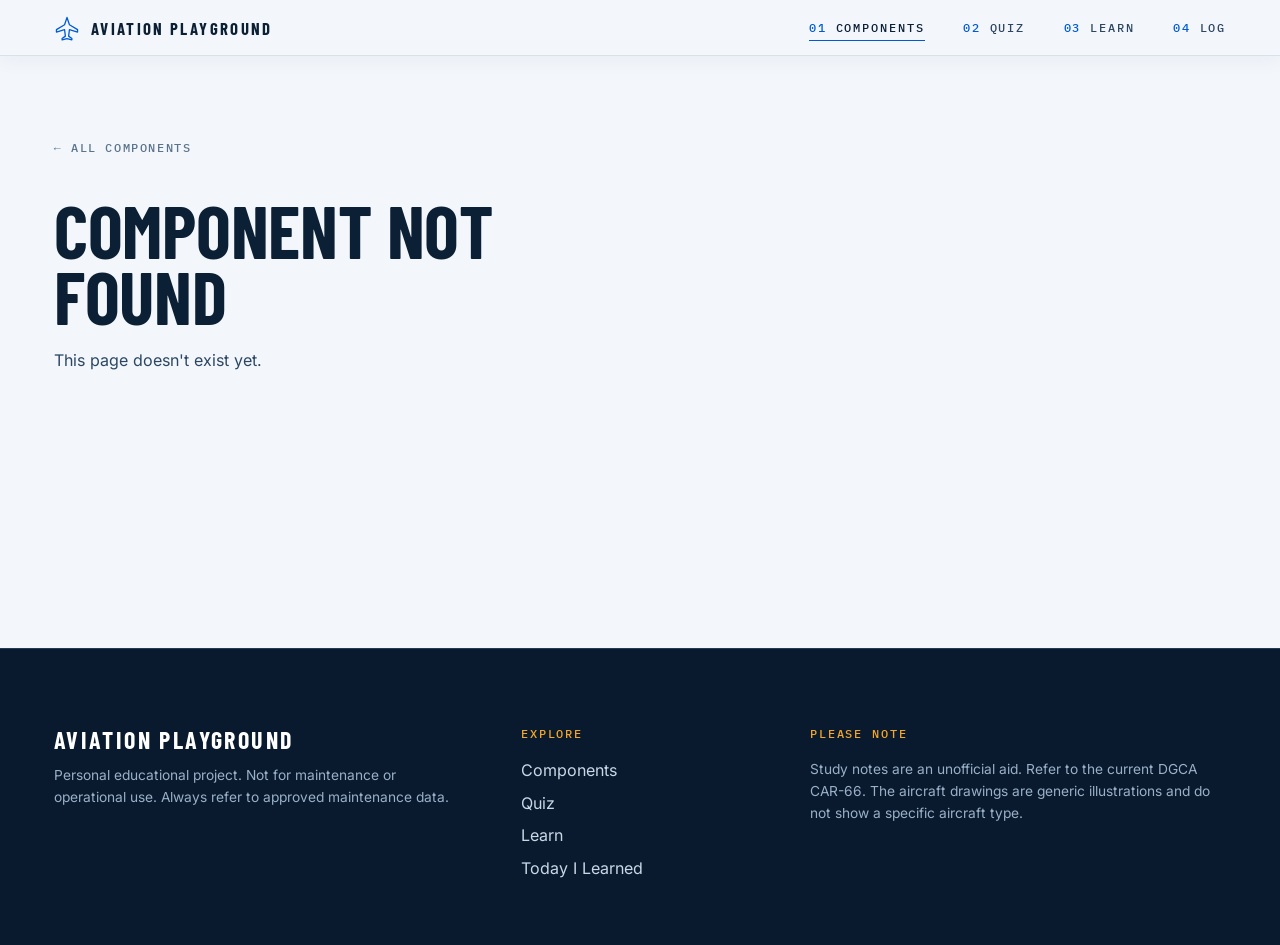
<file: component.html>
<!DOCTYPE html>
<html lang="en">
<head>
  <meta charset="UTF-8">
  <meta name="viewport" content="width=device-width, initial-scale=1, viewport-fit=cover">
  <title>Component | AVYNTIS</title>
  <meta name="description" content="One aircraft component: what it does, where it is and where to read more.">
  <meta name="theme-color" content="#04070c">
  <link rel="icon" href="data:image/svg+xml,%3Csvg xmlns='http://www.w3.org/2000/svg' viewBox='0 0 32 32'%3E%3Crect width='32' height='32' rx='6' fill='%2304070c'/%3E%3Cpath d='M16 4 L19 13 L28 18 L28 20.5 L19 18 L18 25 L21.5 27.5 L21.5 29 L16 27.5 L10.5 29 L10.5 27.5 L14 25 L13 18 L4 20.5 L4 18 L13 13 Z' fill='none' stroke='%237fd8ff' stroke-width='1.6' stroke-linejoin='round'/%3E%3C/svg%3E">
  <link rel="preload" href="fonts/barlow-condensed-latin-700-normal.woff2" as="font" type="font/woff2" crossorigin>
  <link rel="stylesheet" href="css/style.css">
</head>
<body class="inner">
  <div id="site-header"></div>
  <main class="page wrap" id="main">
    <div id="detail"><p class="muted">Loading…</p></div>
    <noscript><p>This page needs JavaScript to load its content.</p></noscript>
  </main>
  <div id="site-footer"></div>
  <script src="js/site.js"></script>
  <script src="js/component.js"></script>
</body>
</html>
</file>
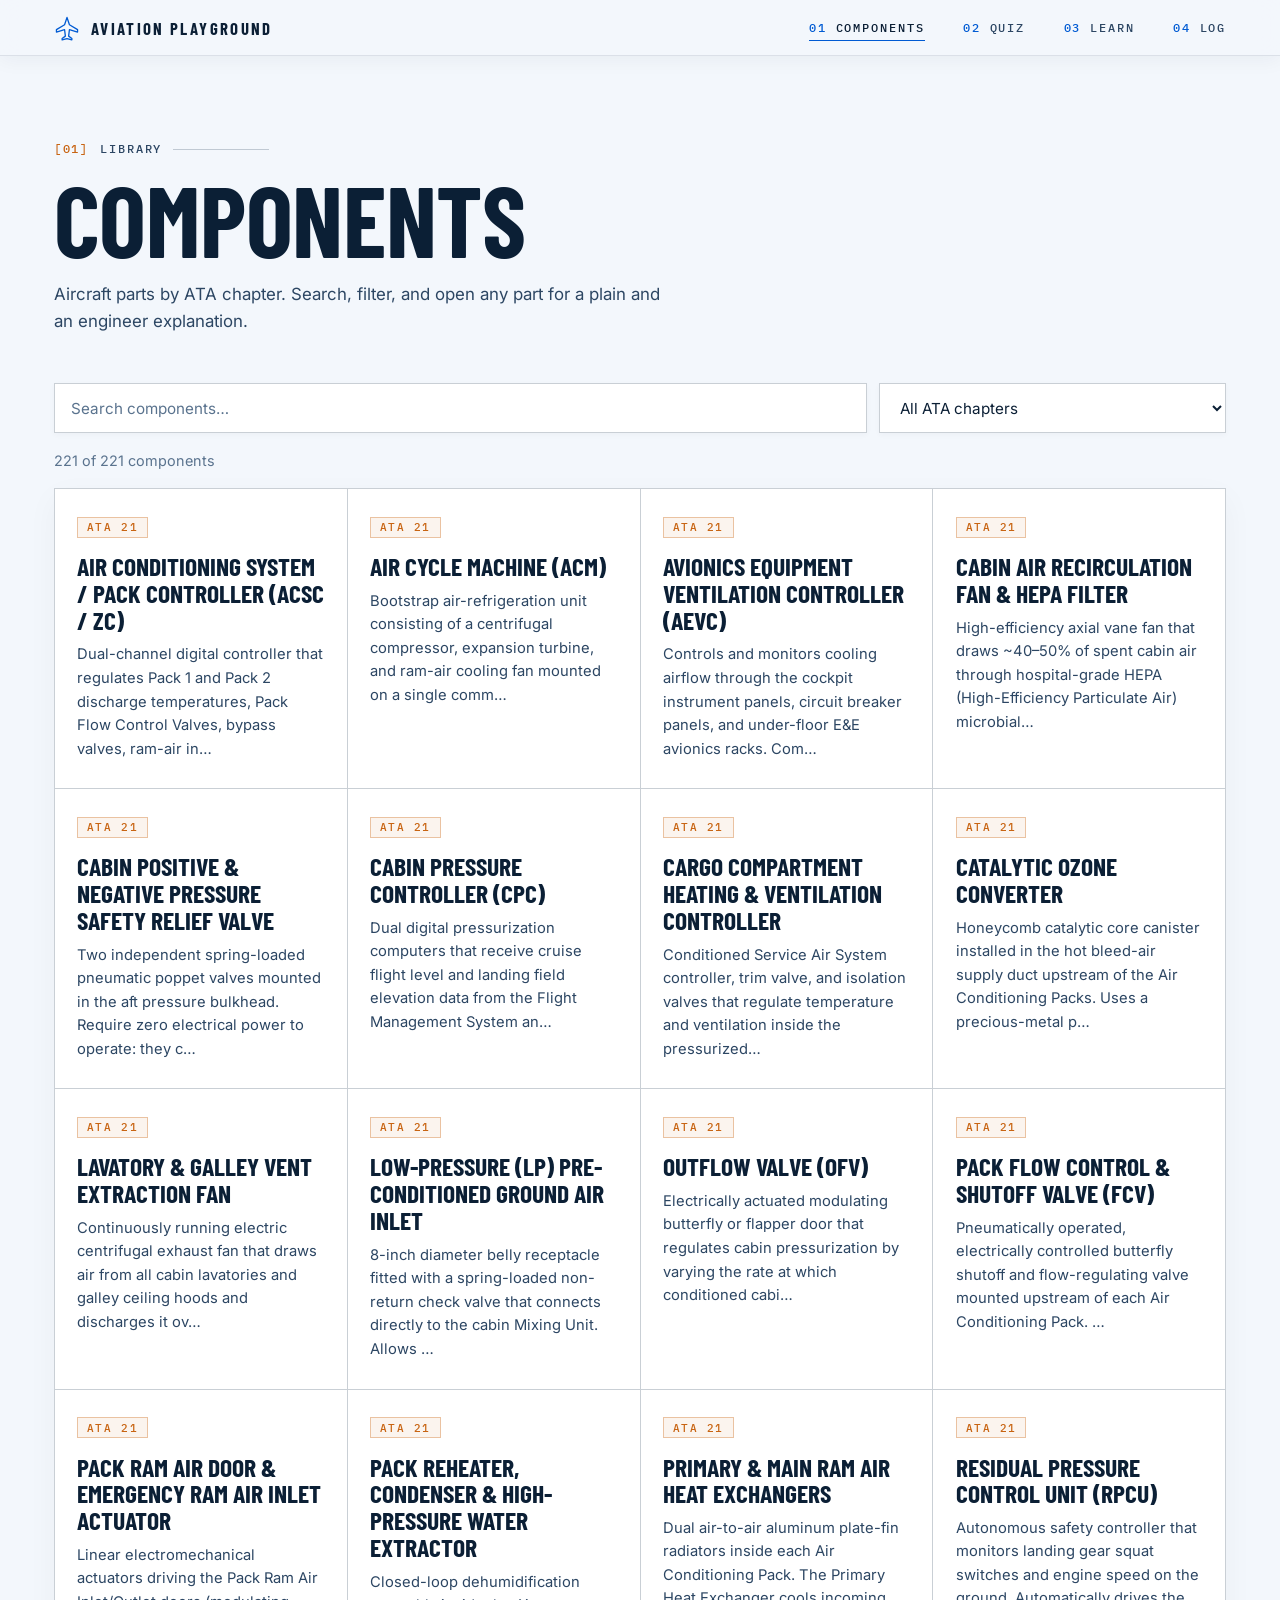
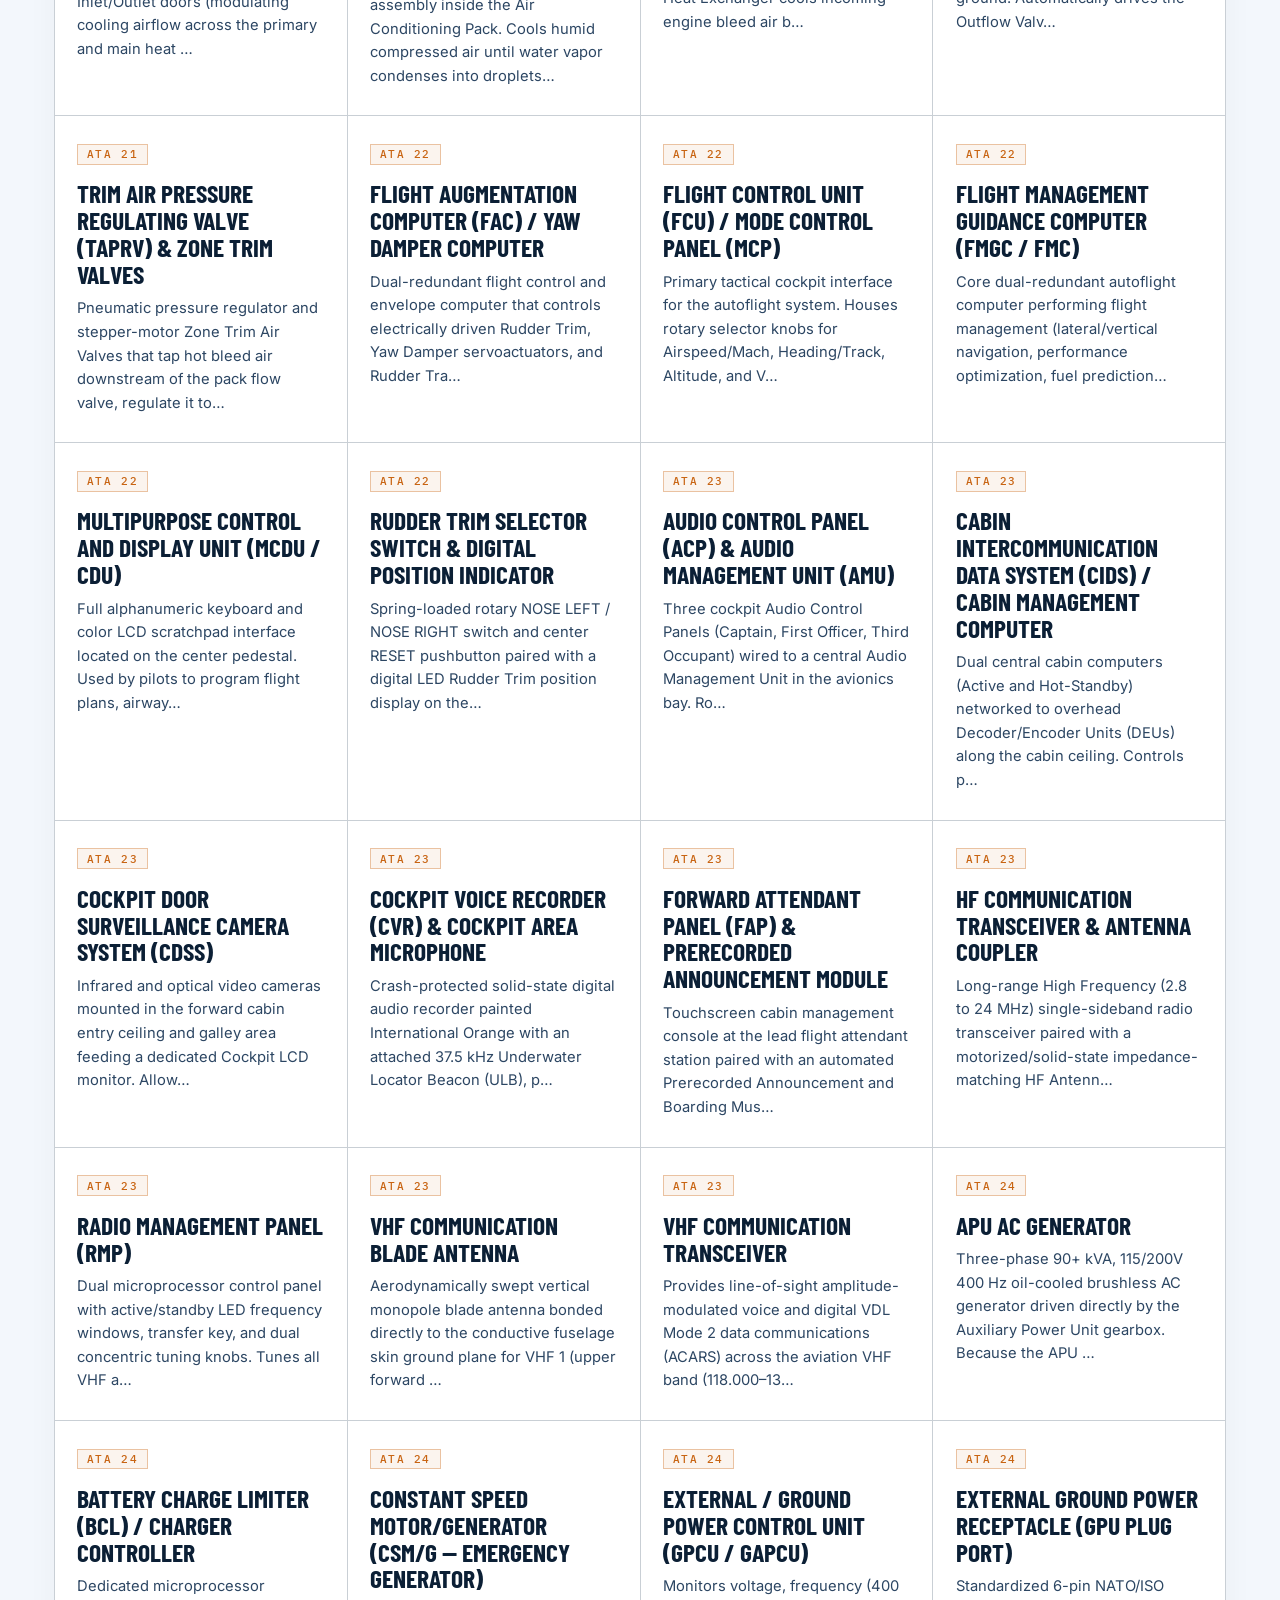
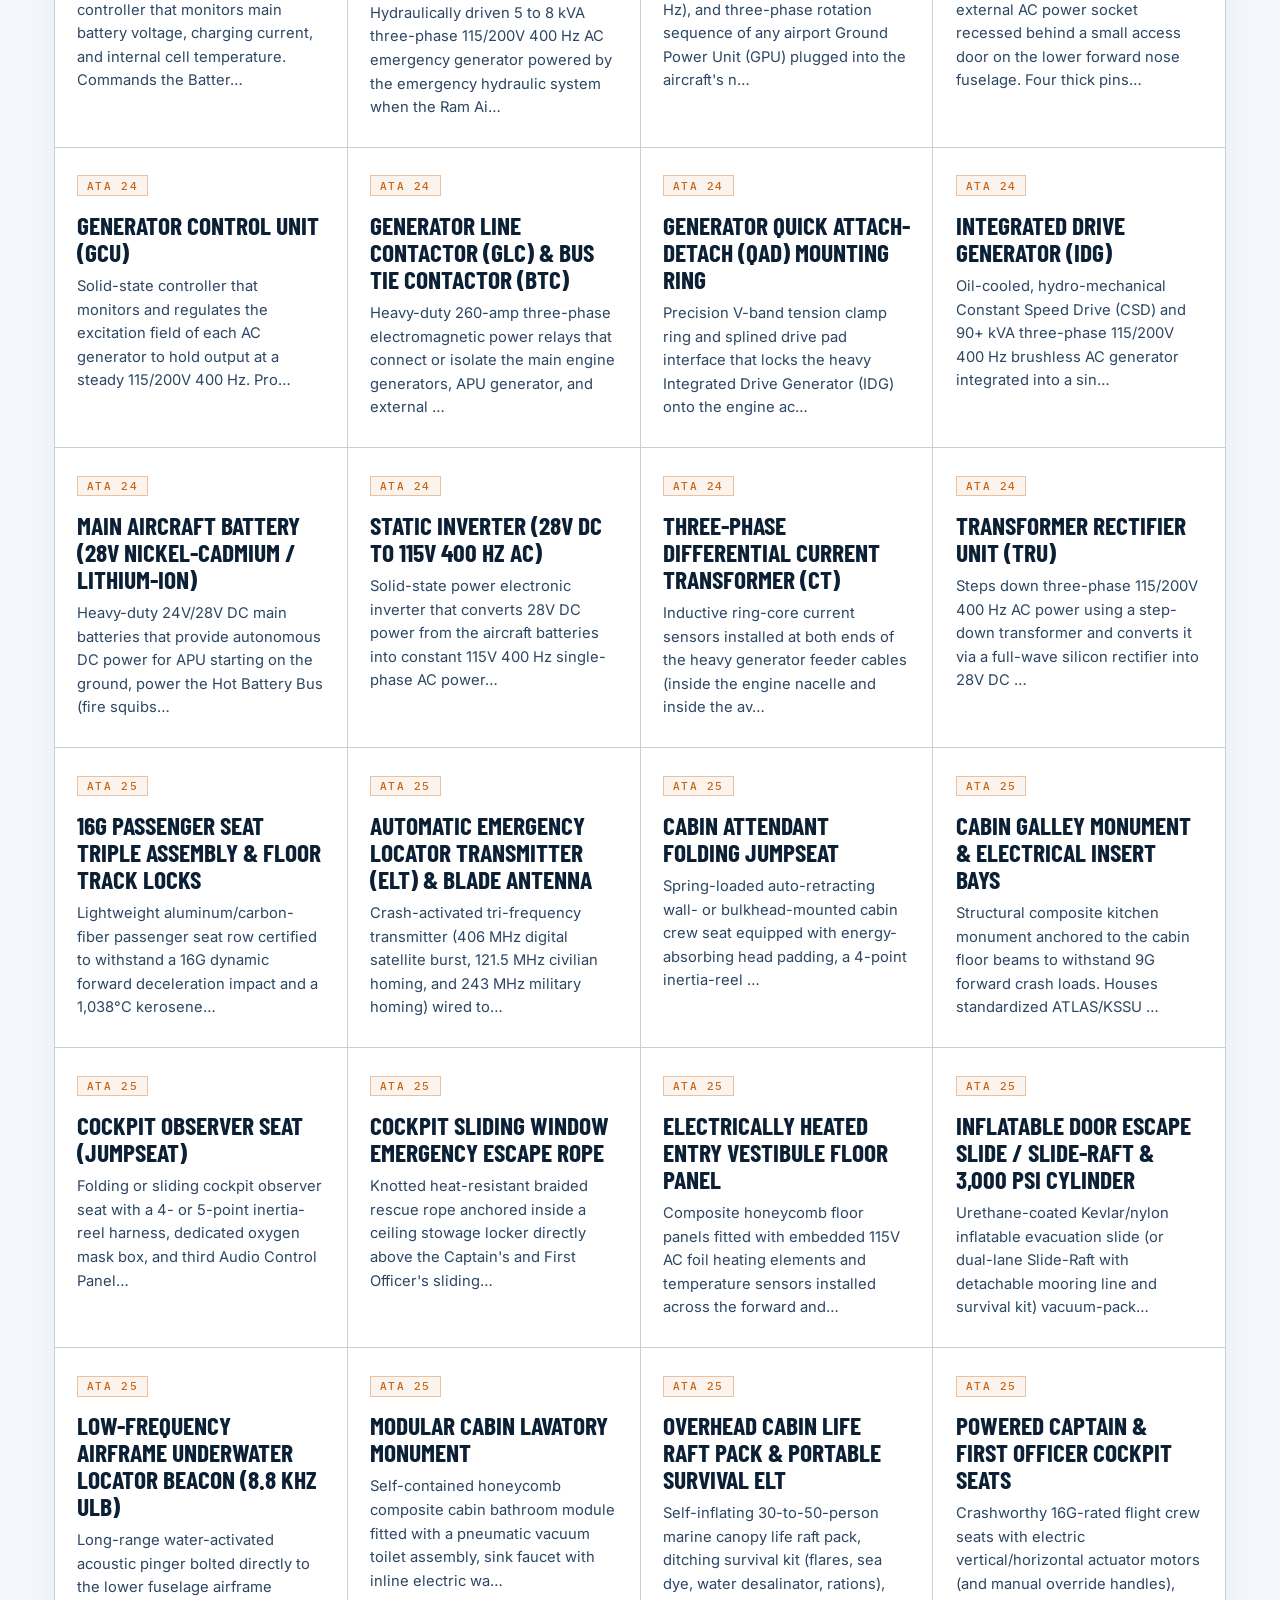
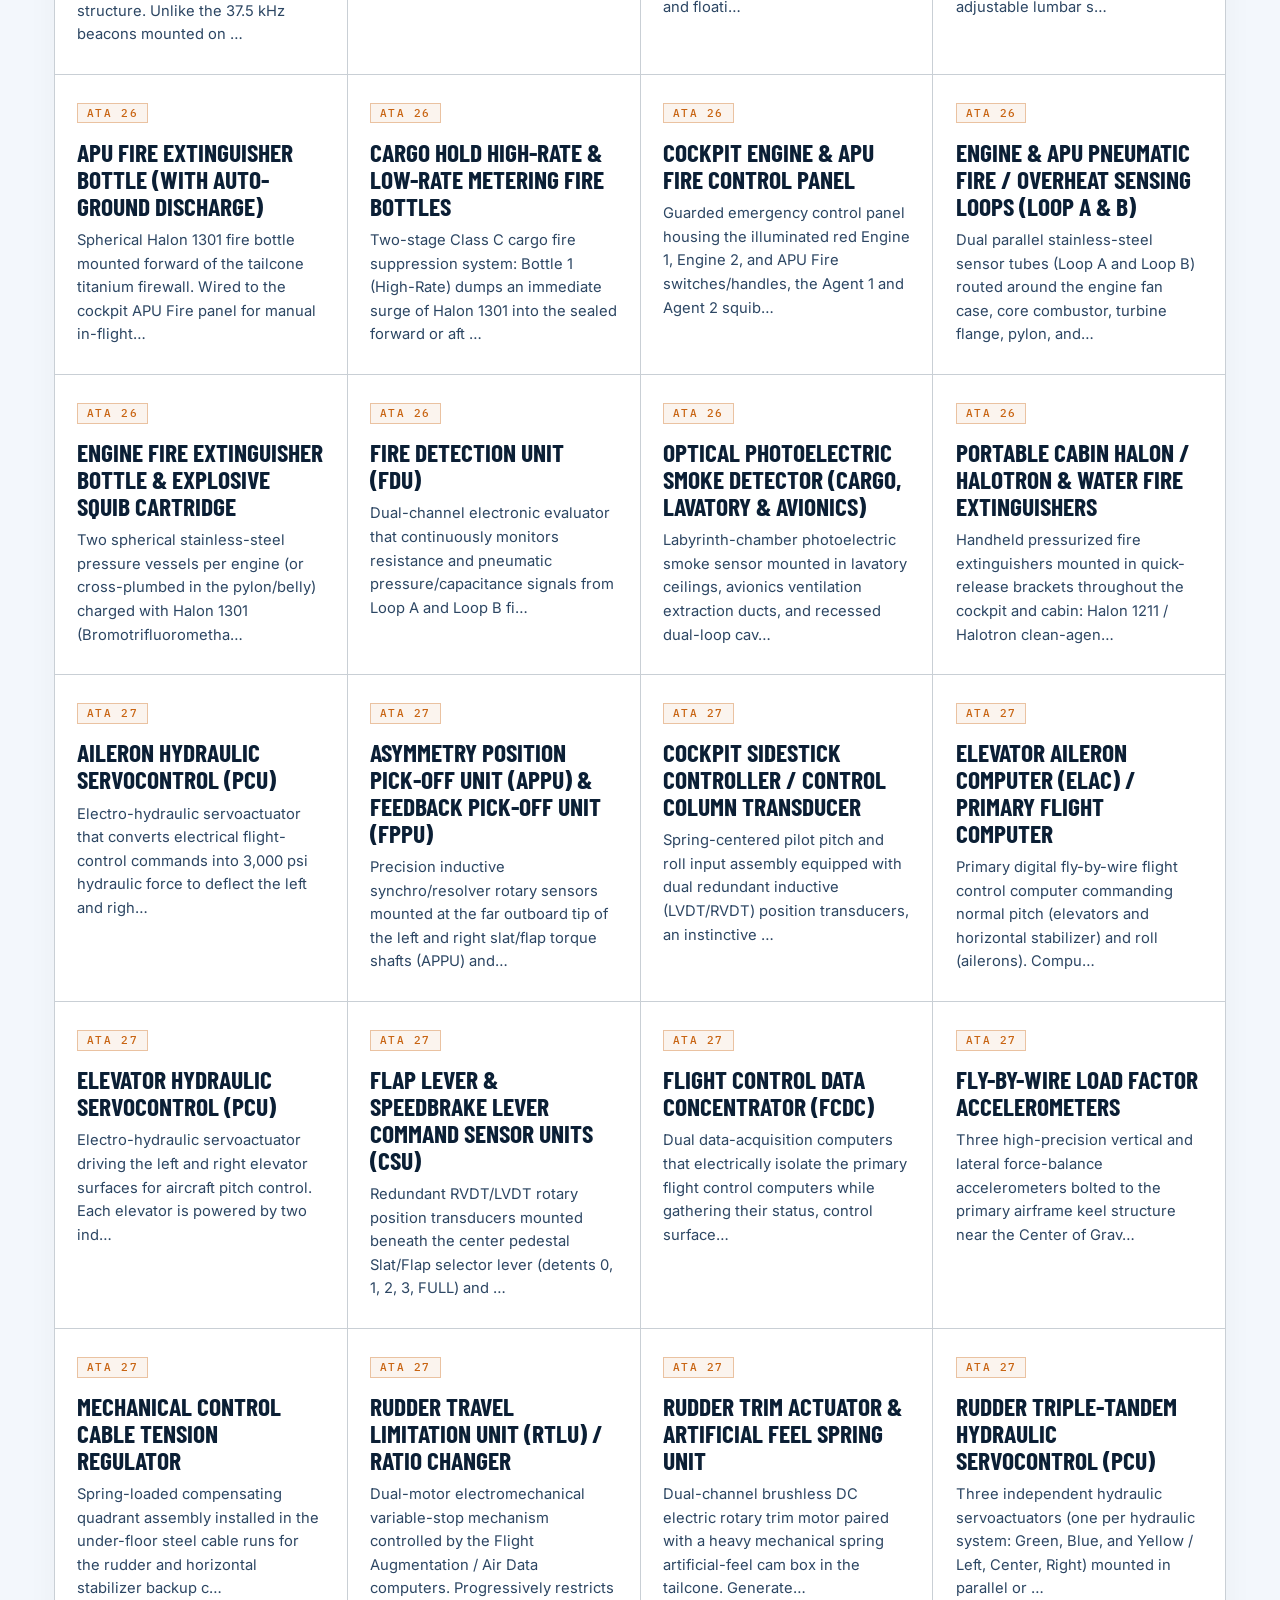
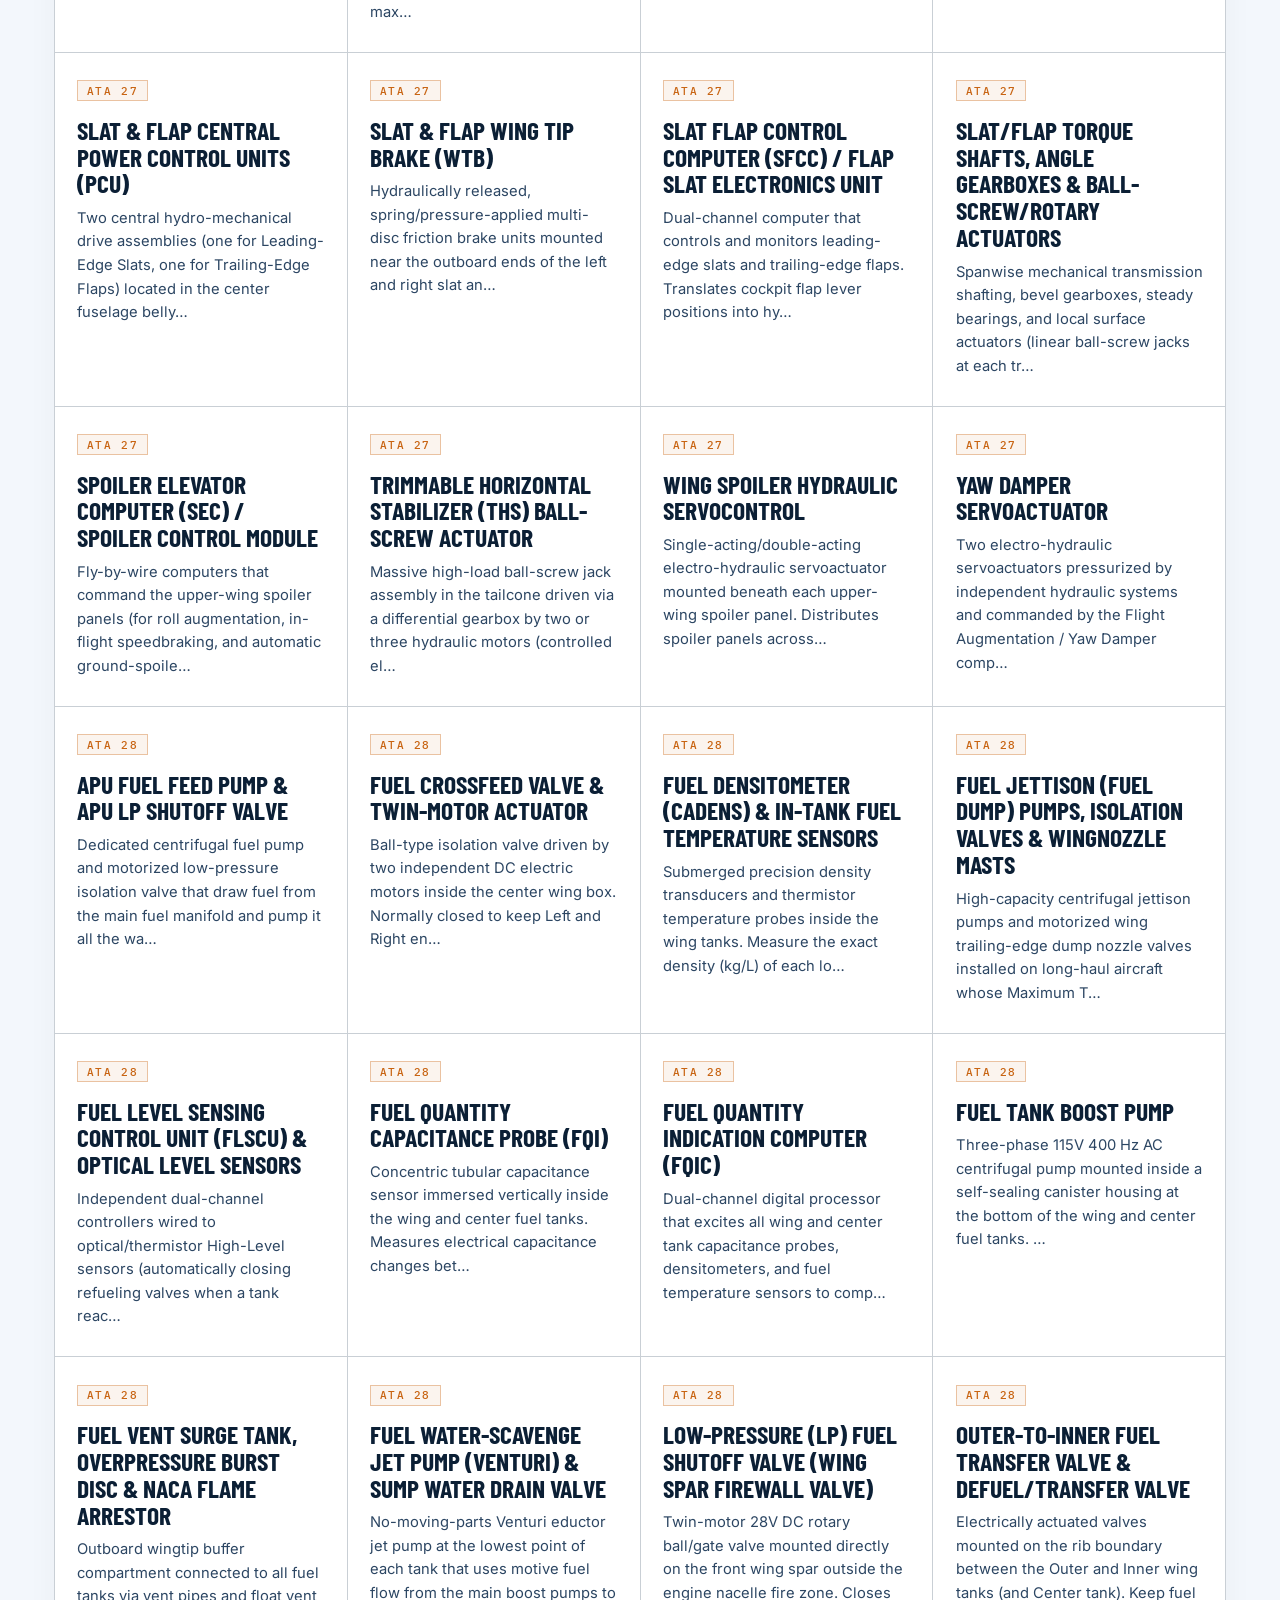
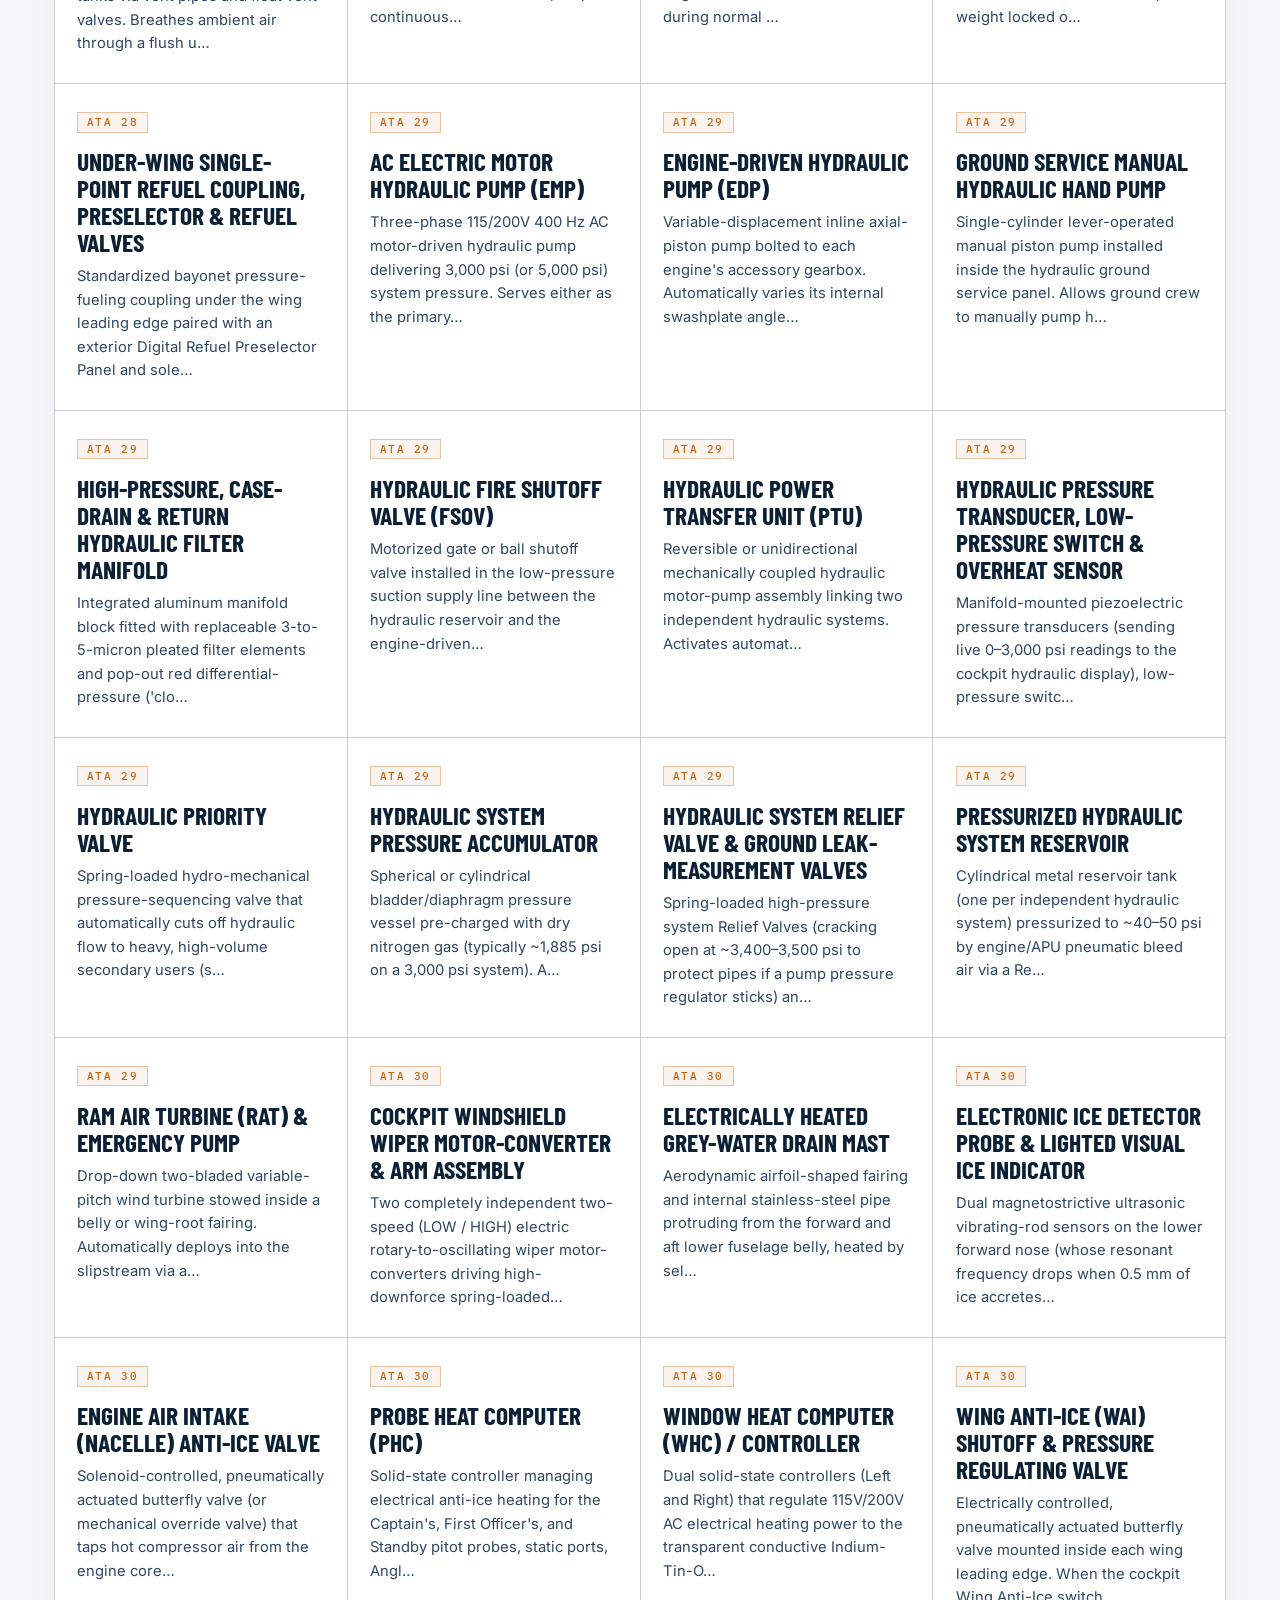
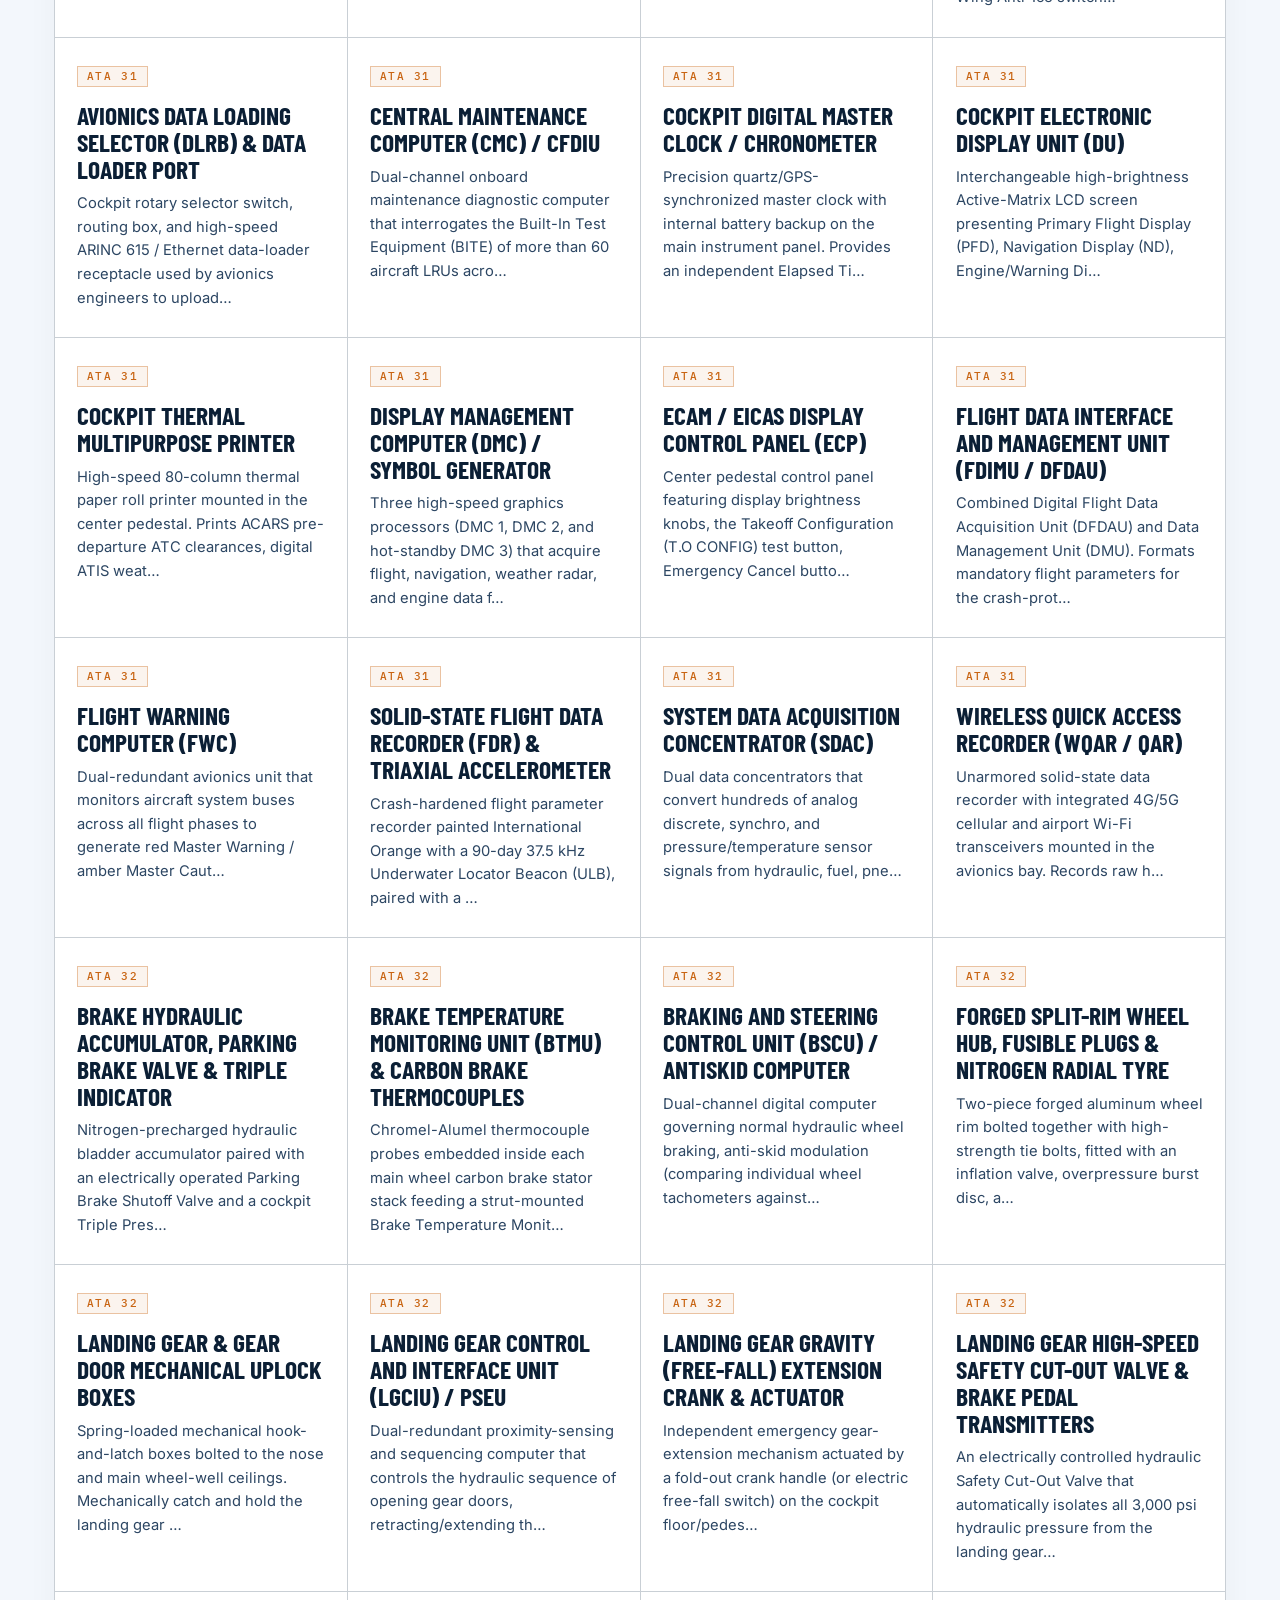
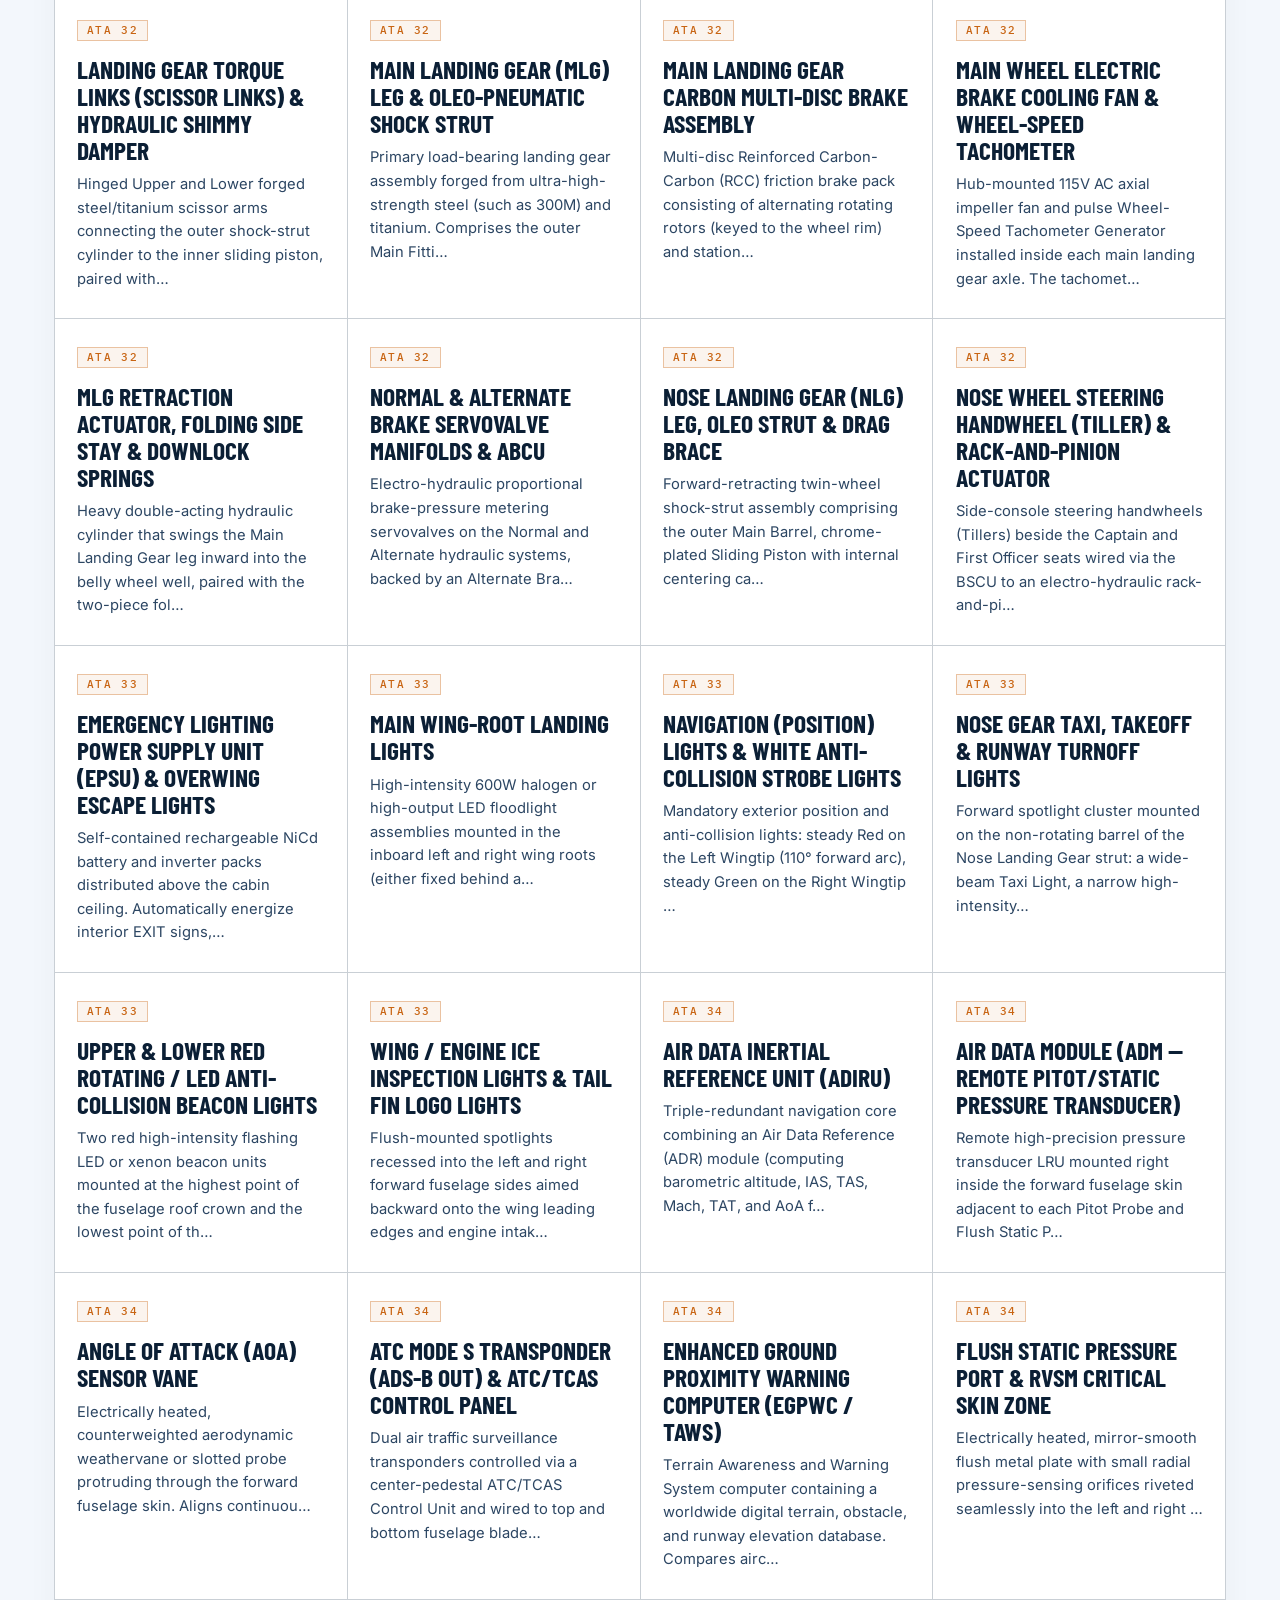
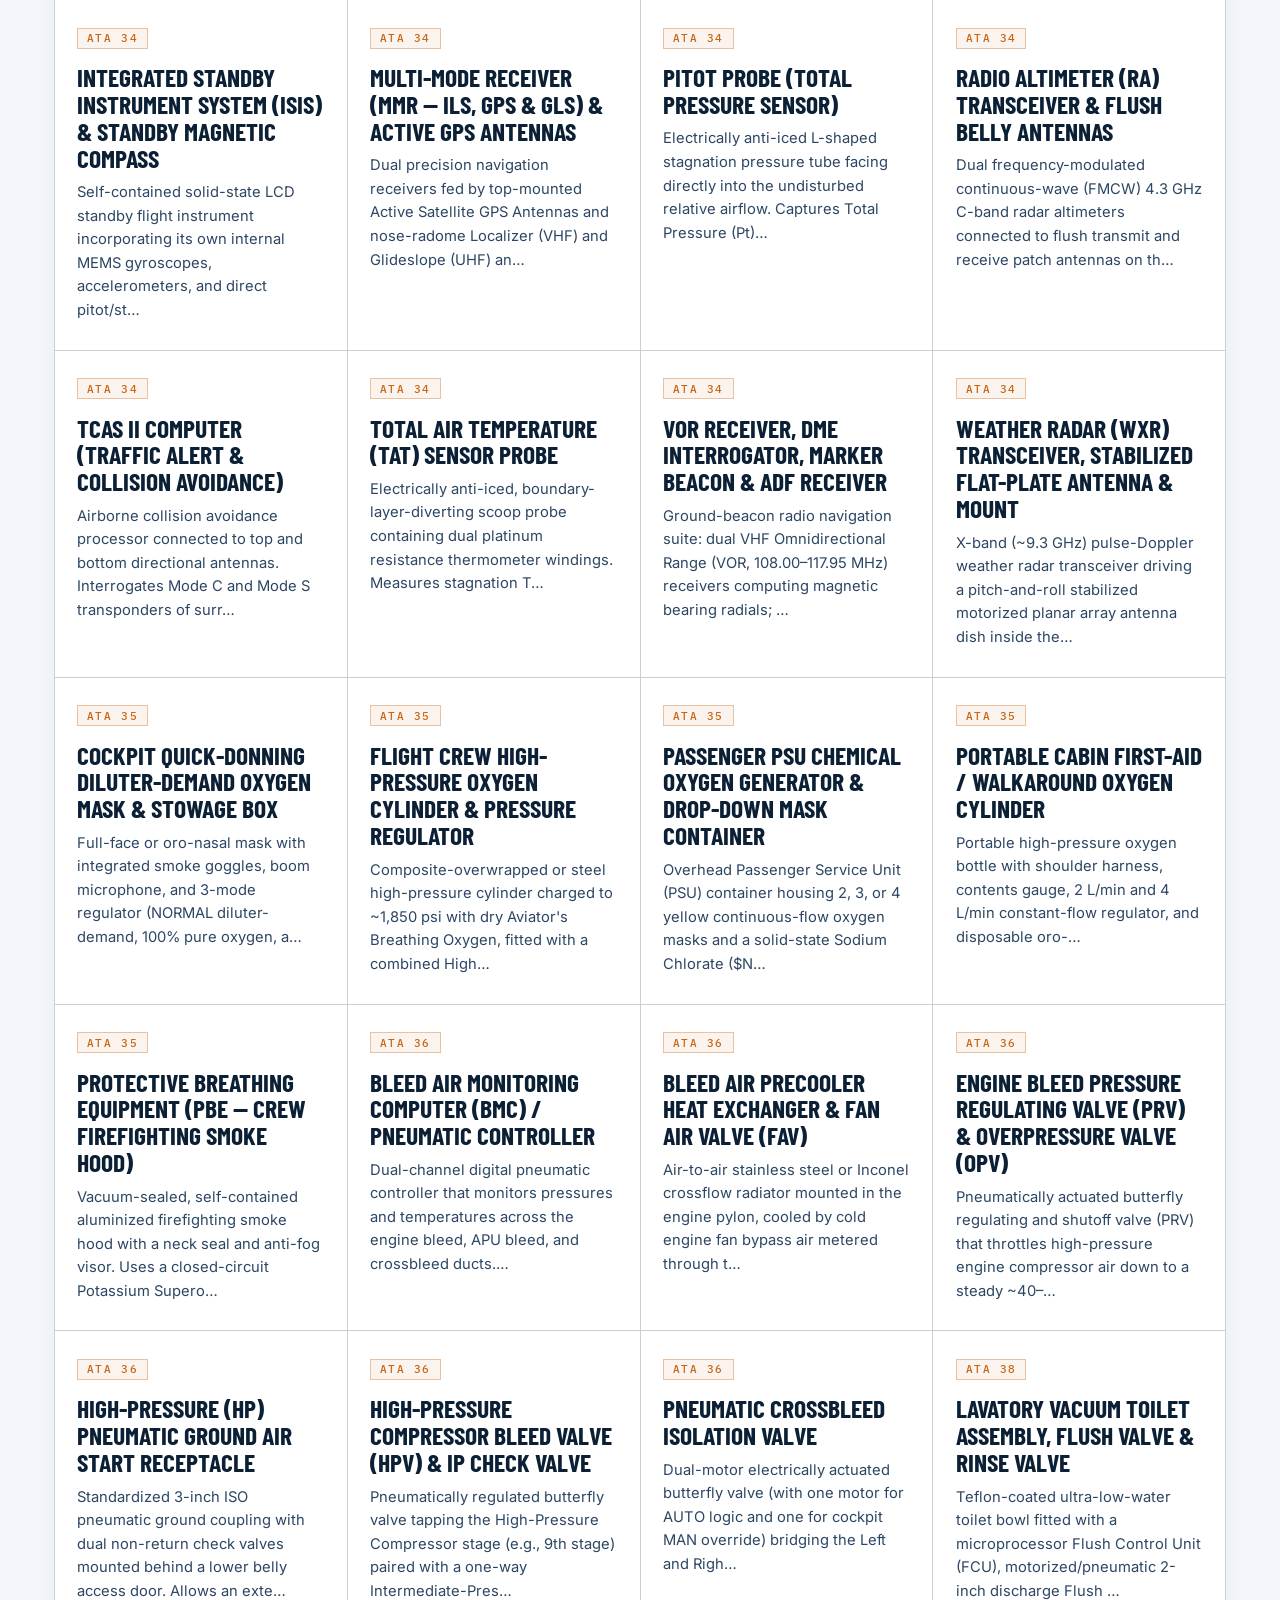
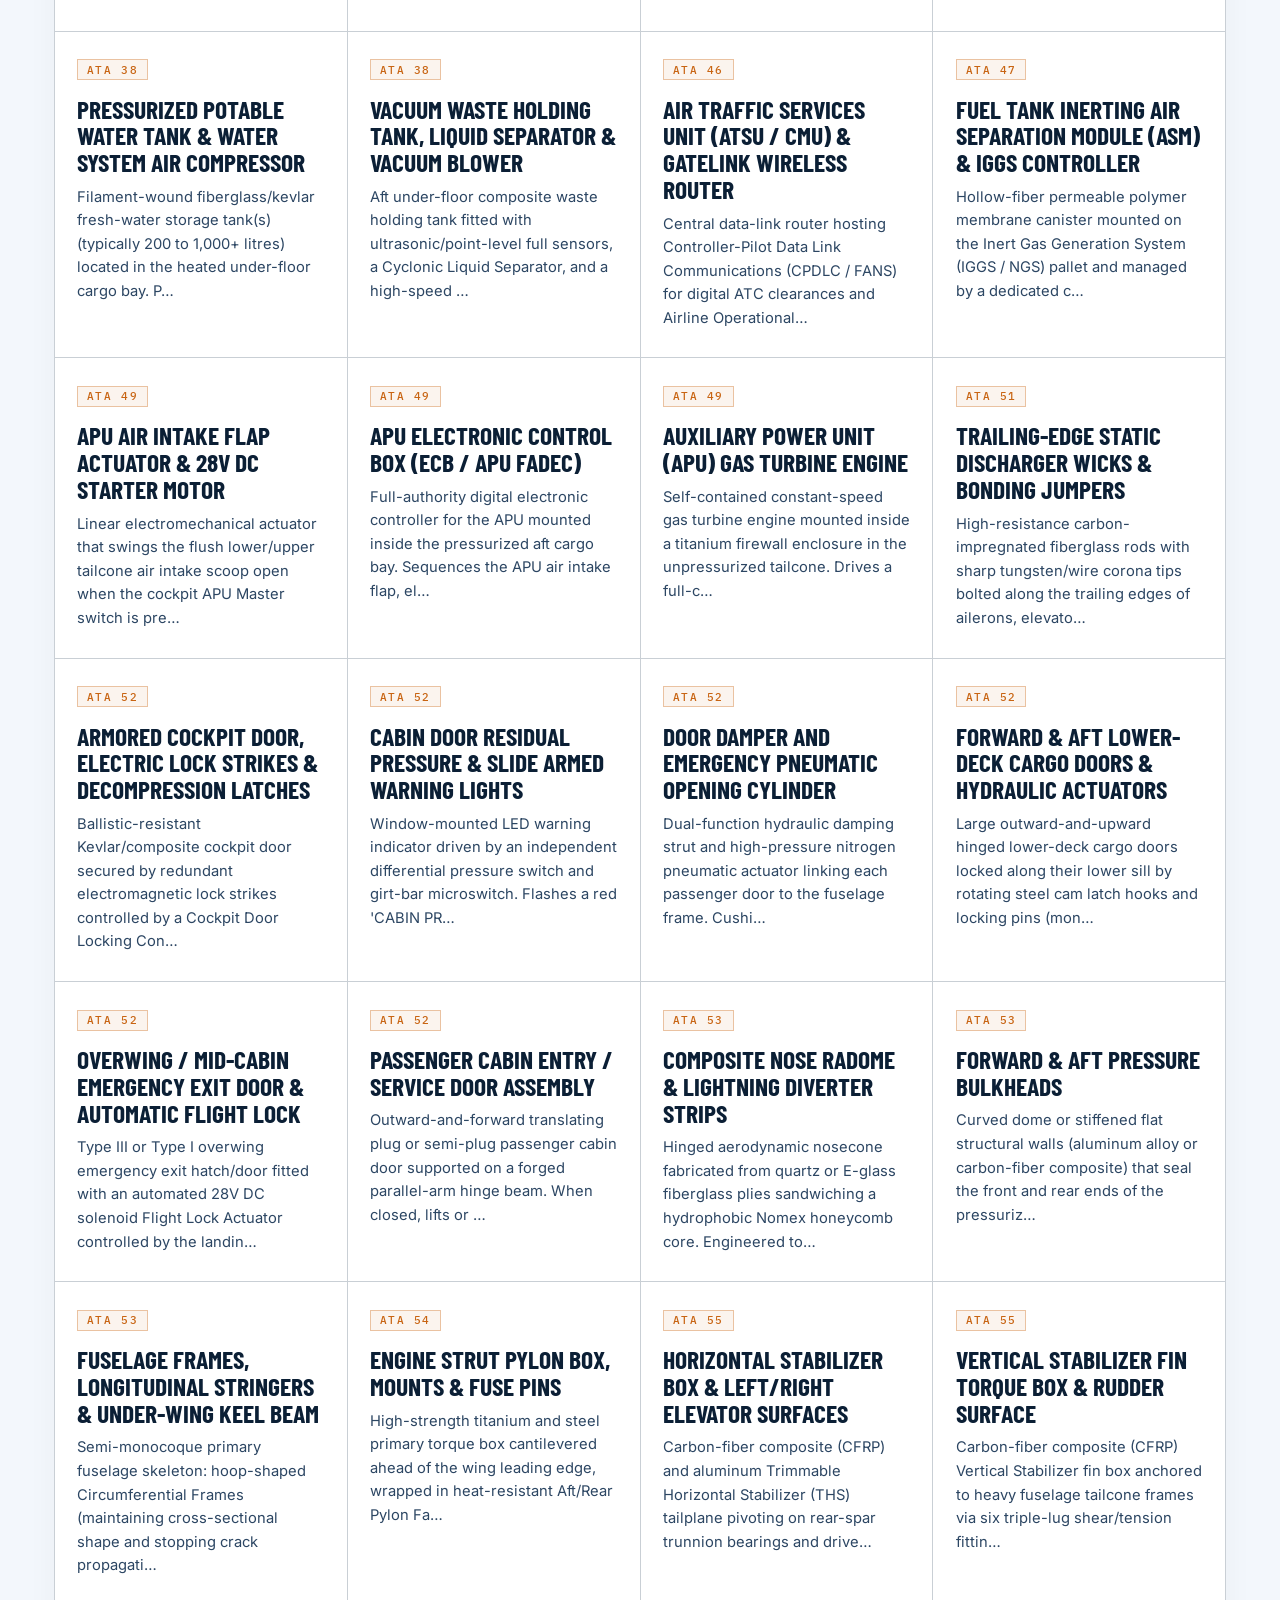
<file: components.html>
<!DOCTYPE html>
<html lang="en">
<head>
  <meta charset="UTF-8">
  <meta name="viewport" content="width=device-width, initial-scale=1, viewport-fit=cover">
  <title>Components | AVYNTIS</title>
  <meta name="description" content="Aircraft components by ATA chapter, with plain and engineer explanations.">
  <meta name="theme-color" content="#04070c">
  <link rel="icon" href="data:image/svg+xml,%3Csvg xmlns='http://www.w3.org/2000/svg' viewBox='0 0 32 32'%3E%3Crect width='32' height='32' rx='6' fill='%2304070c'/%3E%3Cpath d='M16 4 L19 13 L28 18 L28 20.5 L19 18 L18 25 L21.5 27.5 L21.5 29 L16 27.5 L10.5 29 L10.5 27.5 L14 25 L13 18 L4 20.5 L4 18 L13 13 Z' fill='none' stroke='%237fd8ff' stroke-width='1.6' stroke-linejoin='round'/%3E%3C/svg%3E">
  <link rel="preload" href="fonts/barlow-condensed-latin-700-normal.woff2" as="font" type="font/woff2" crossorigin>
  <link rel="stylesheet" href="css/style.css">
</head>
<body class="inner">
  <div id="site-header"></div>
  <main class="page wrap" id="main">
    <header class="page-head">
      <p class="kicker mono"><span>[01]</span> Library</p>
      <h1>Components</h1>
      <p class="lead">Aircraft parts by ATA chapter. Search, filter, and open any part for a plain and an engineer explanation.</p>
    </header>
    <div class="filters">
      <input id="search" type="search" placeholder="Search components…" aria-label="Search components">
      <select id="ata-filter" aria-label="Filter by ATA chapter">
        <option value="">All ATA chapters</option>
      </select>
    </div>
    <p id="count" class="muted"></p>
    <div id="grid" class="grid"></div>
    <noscript><p>This page needs JavaScript to load its content.</p></noscript>
  </main>
  <div id="site-footer"></div>
  <script src="js/site.js"></script>
  <script src="js/components.js"></script>
</body>
</html>
</file>
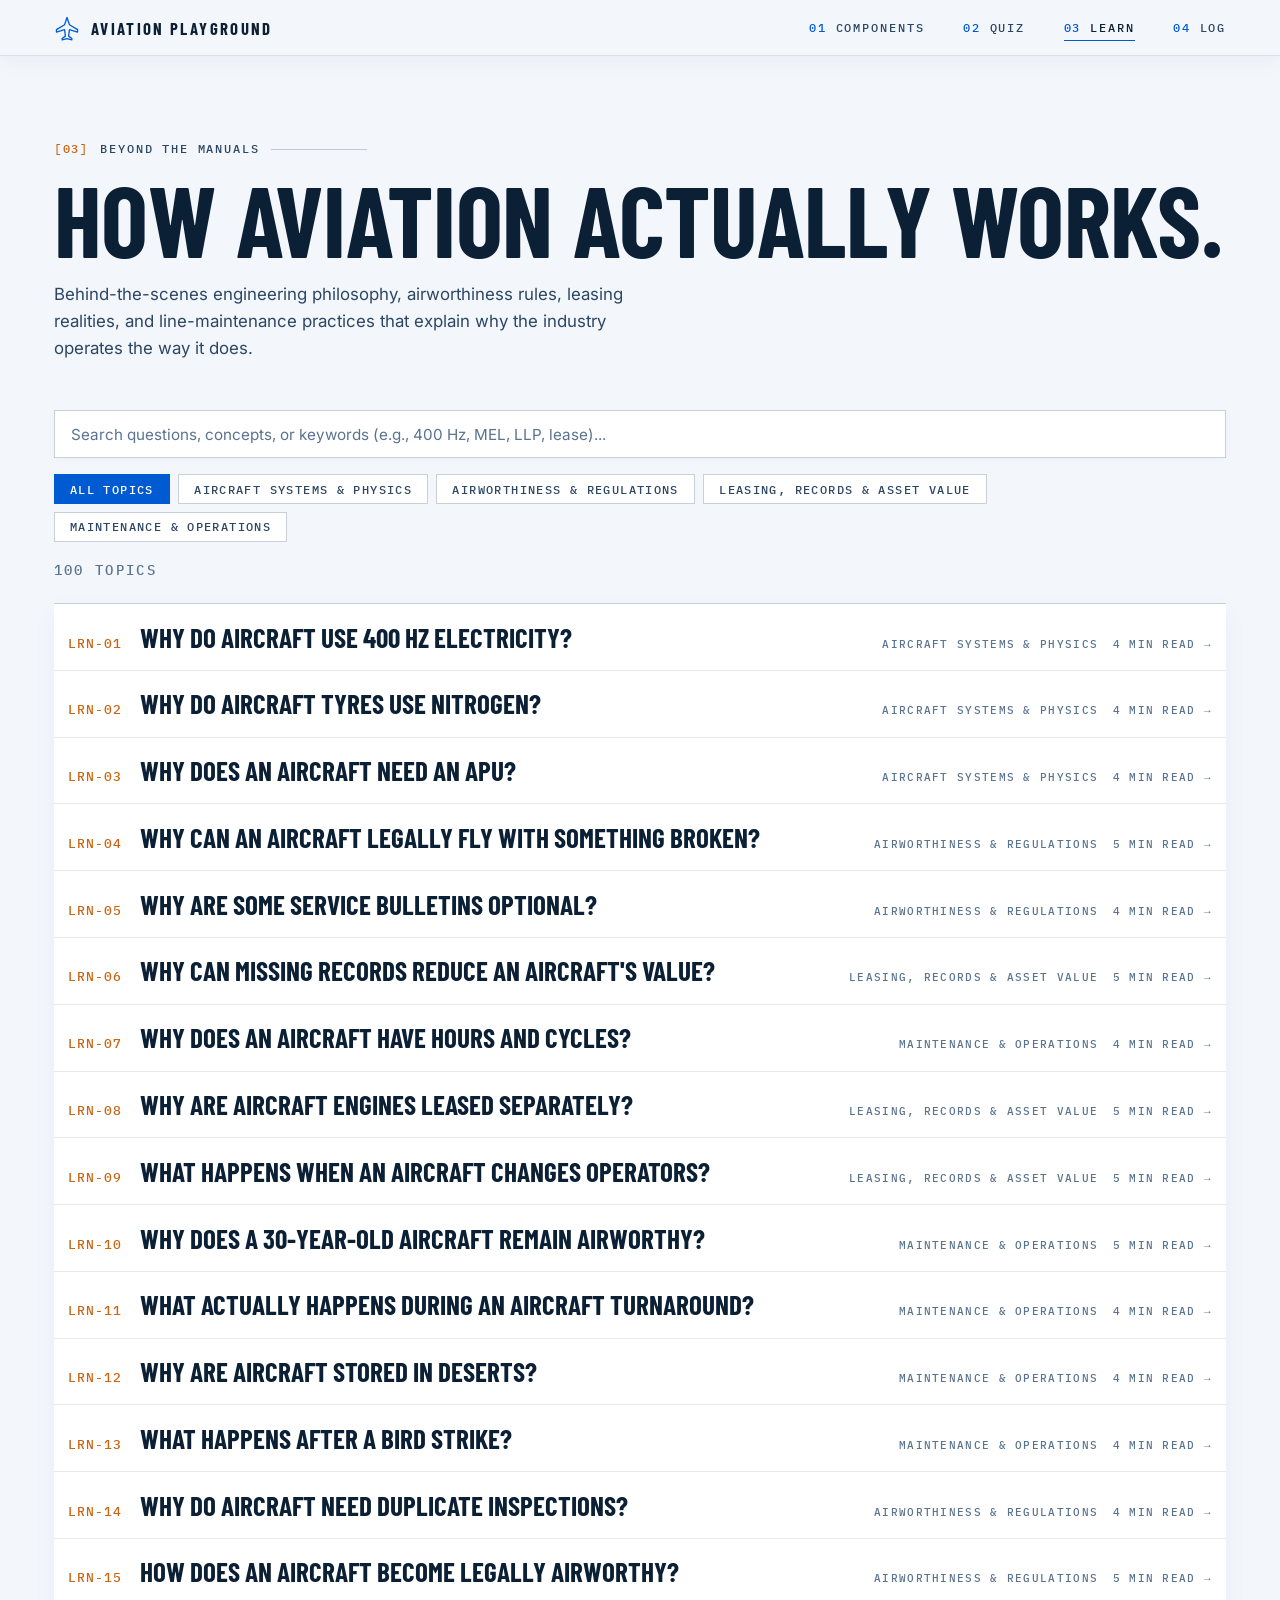
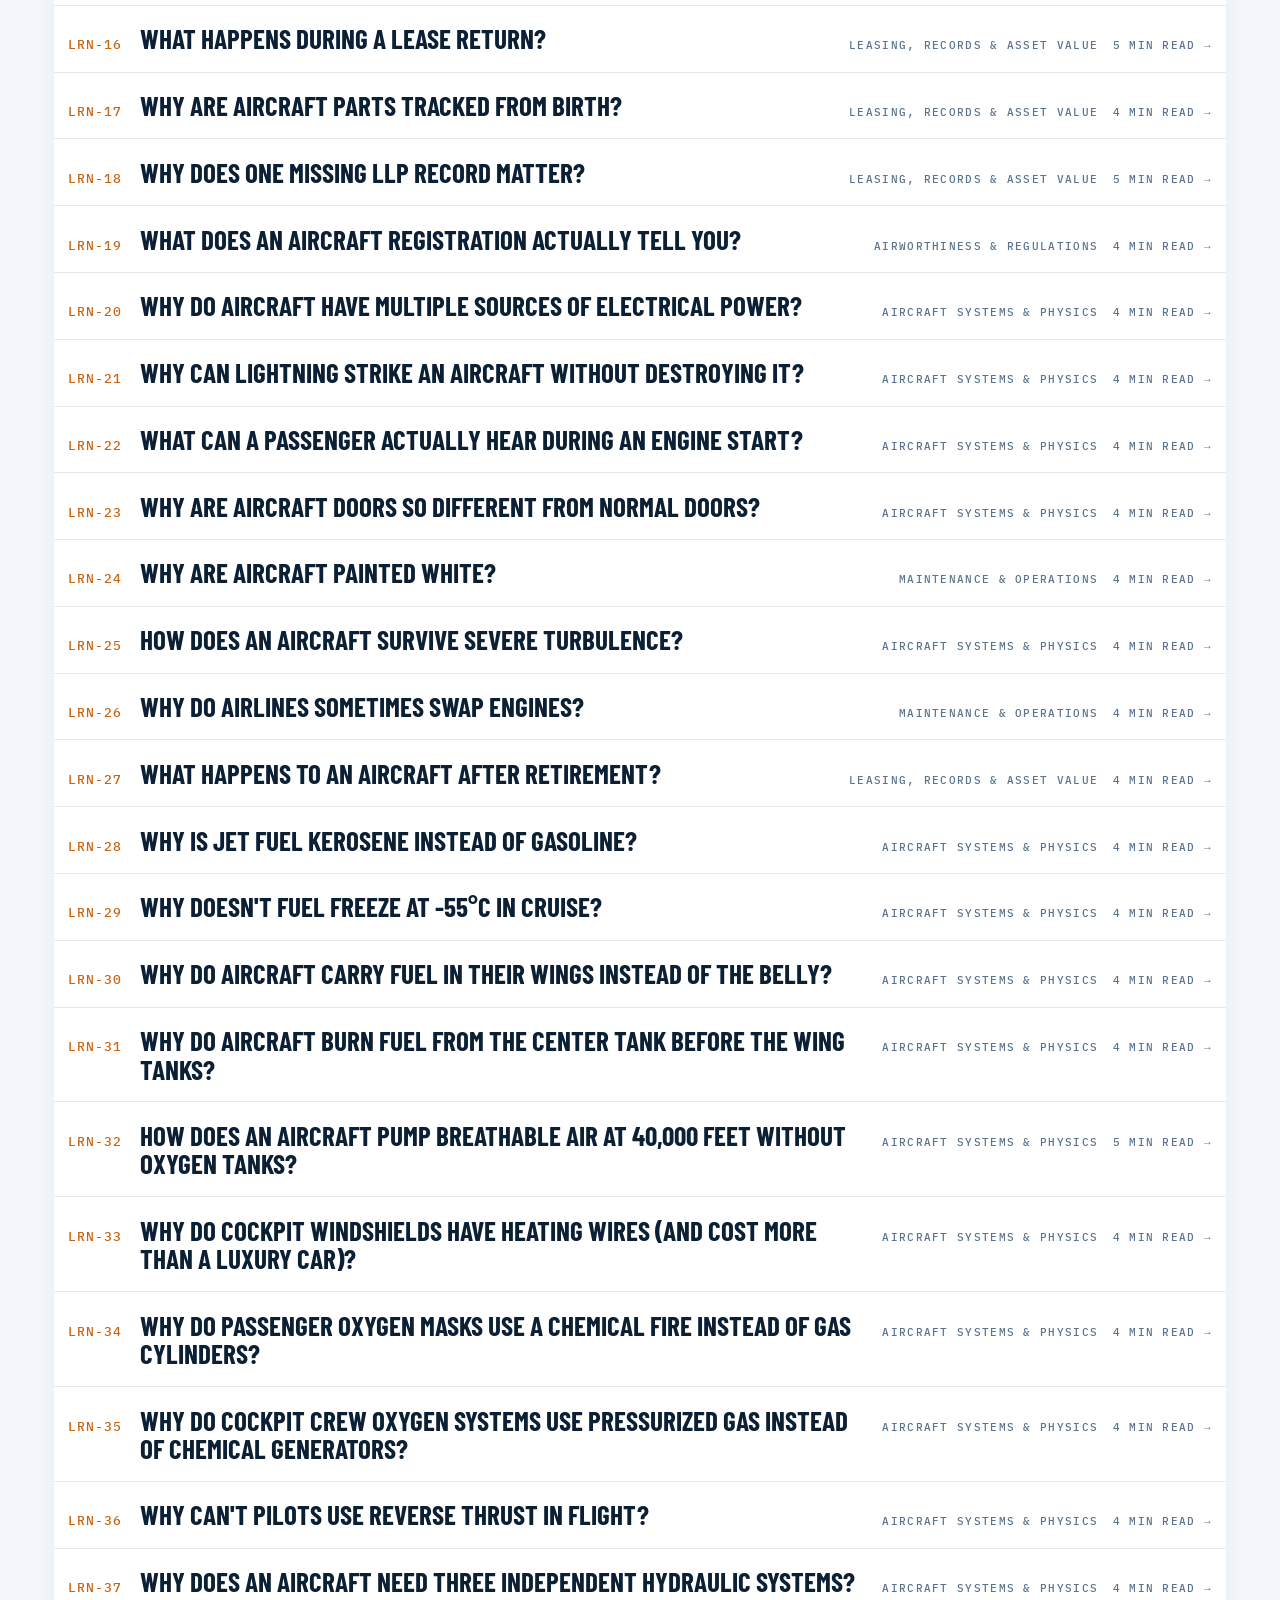
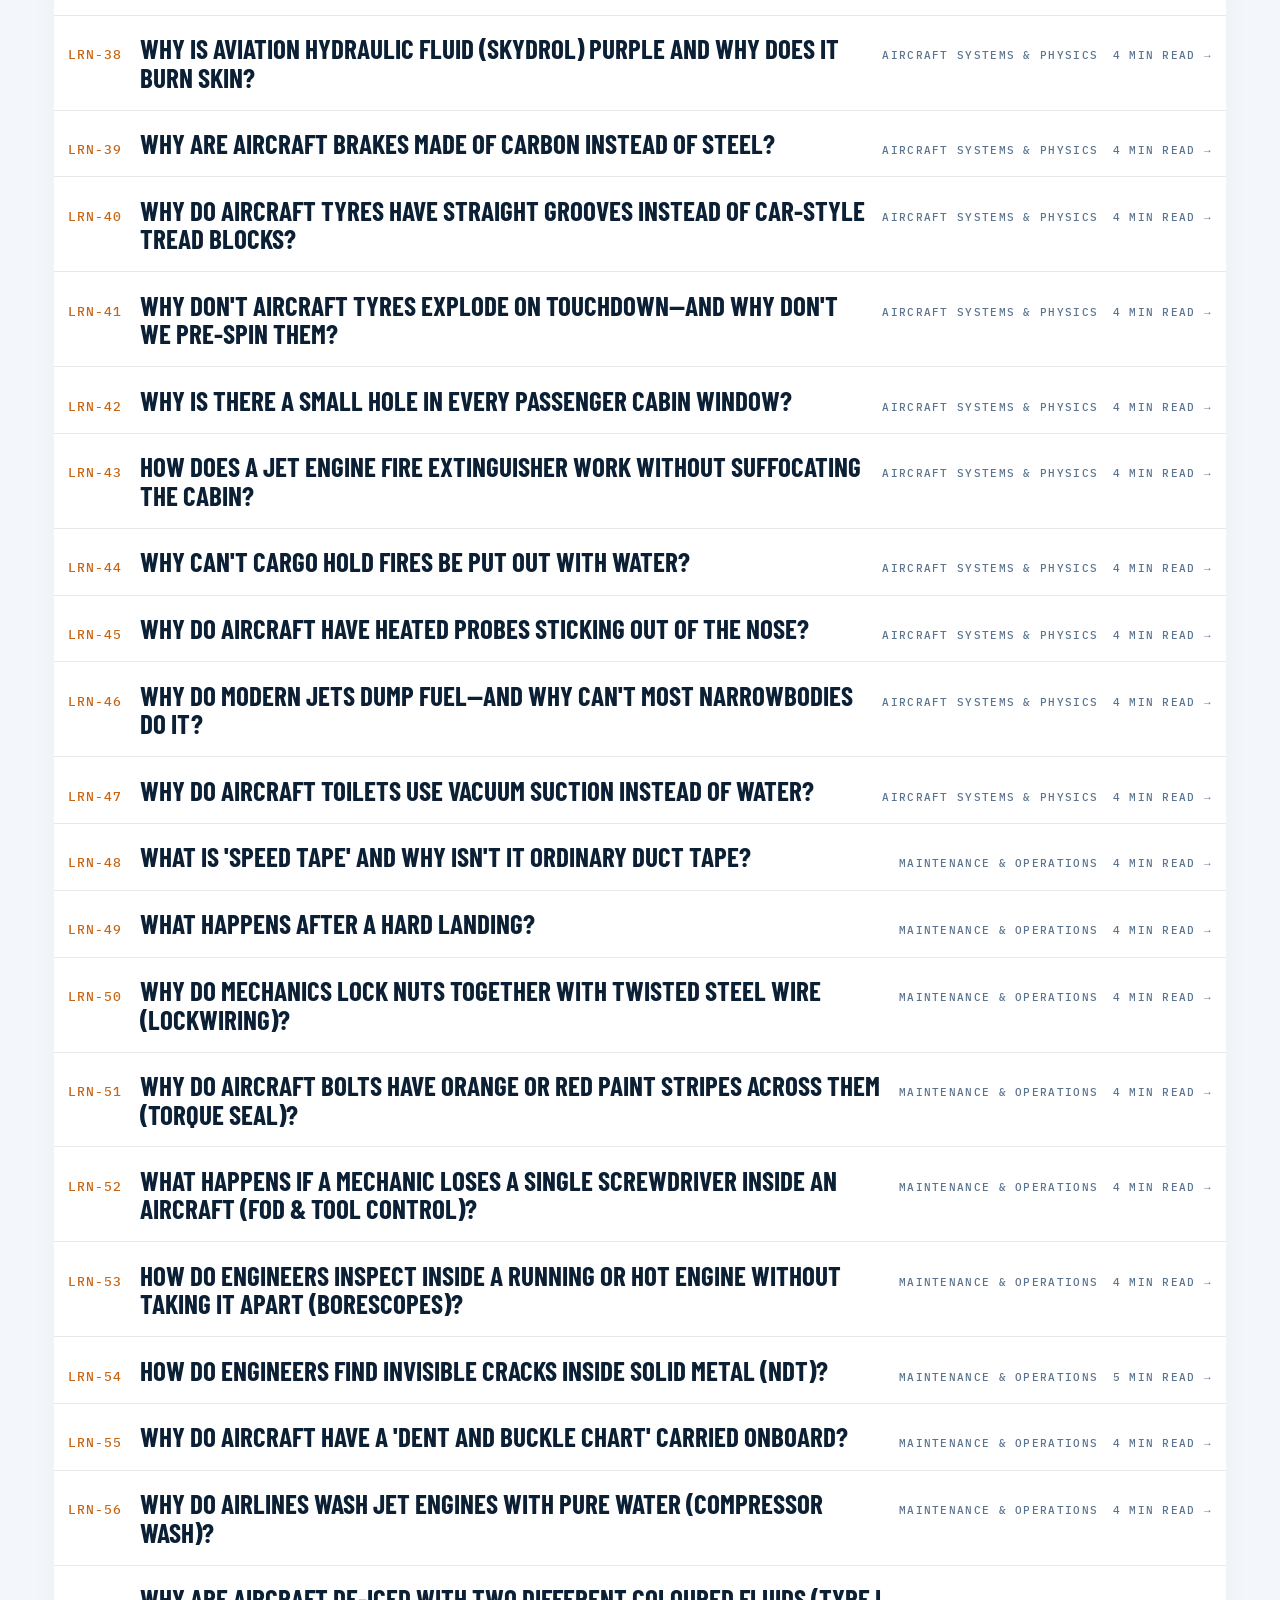
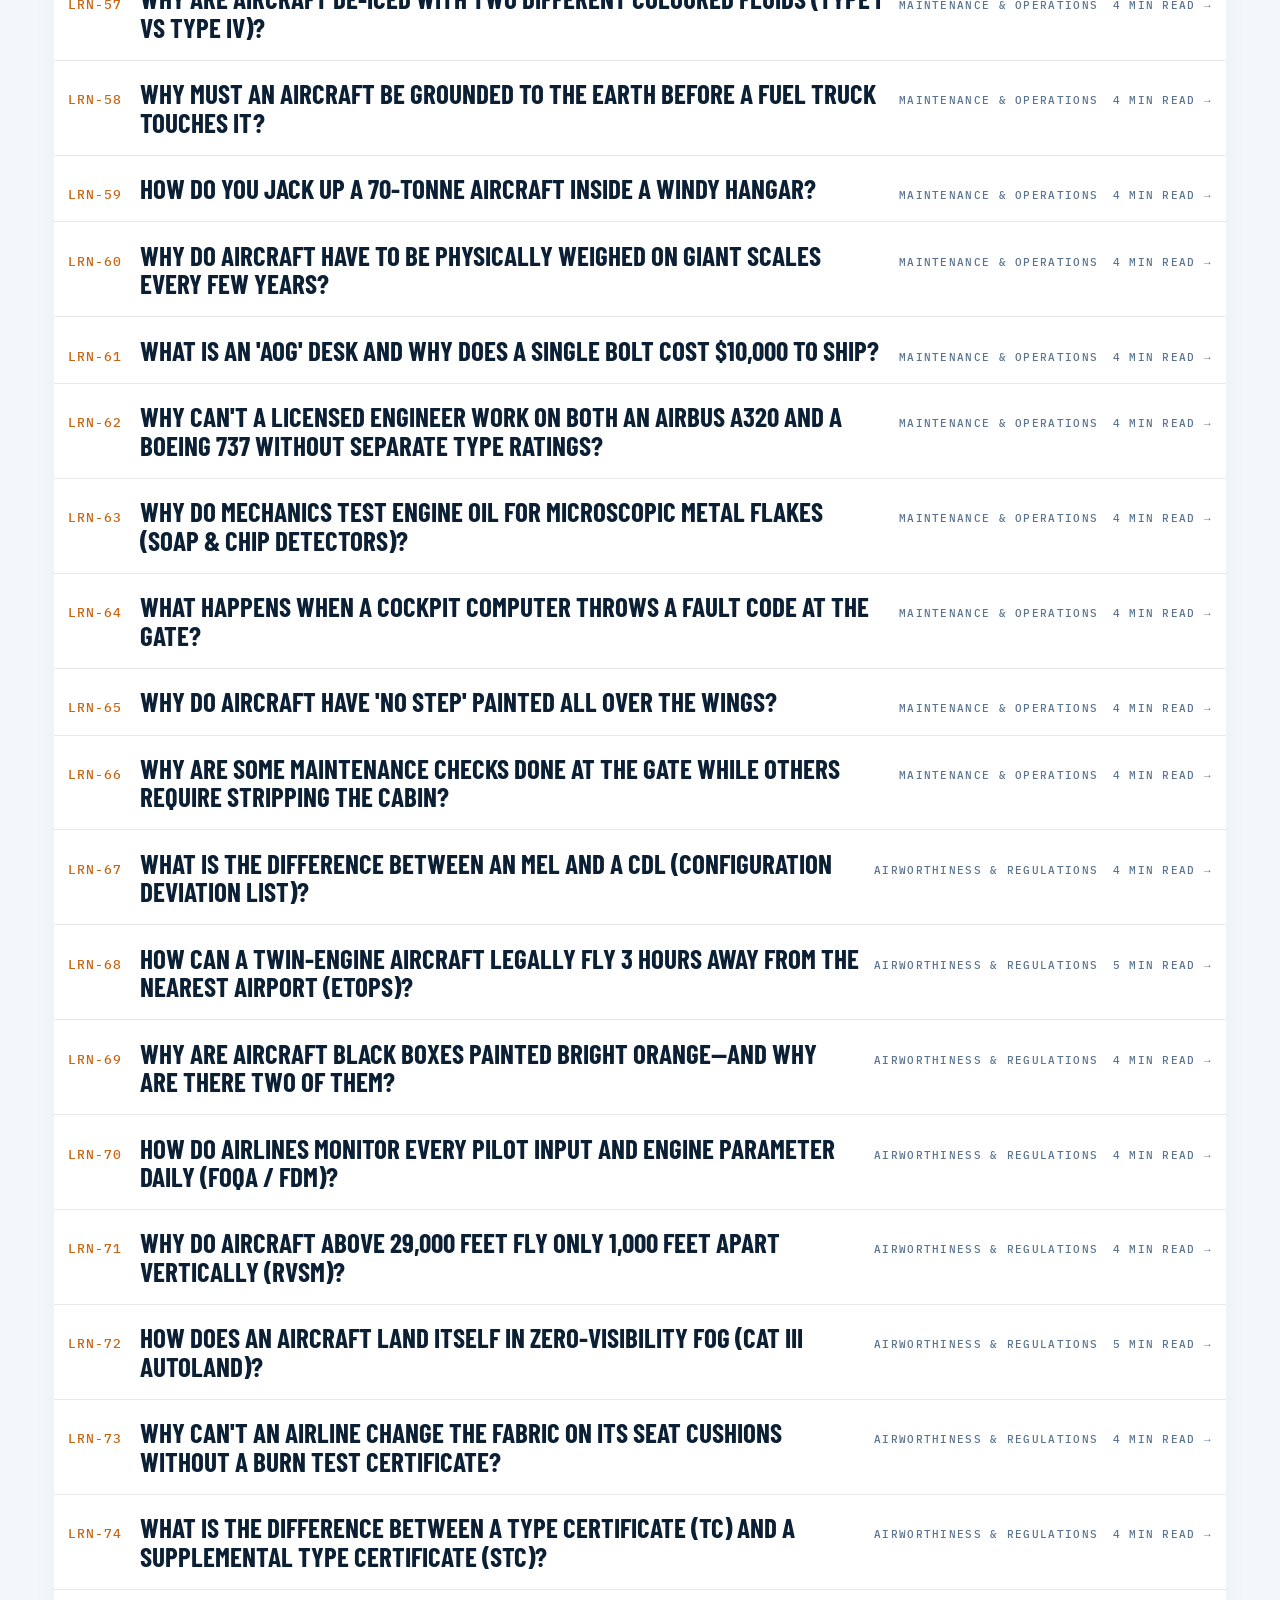
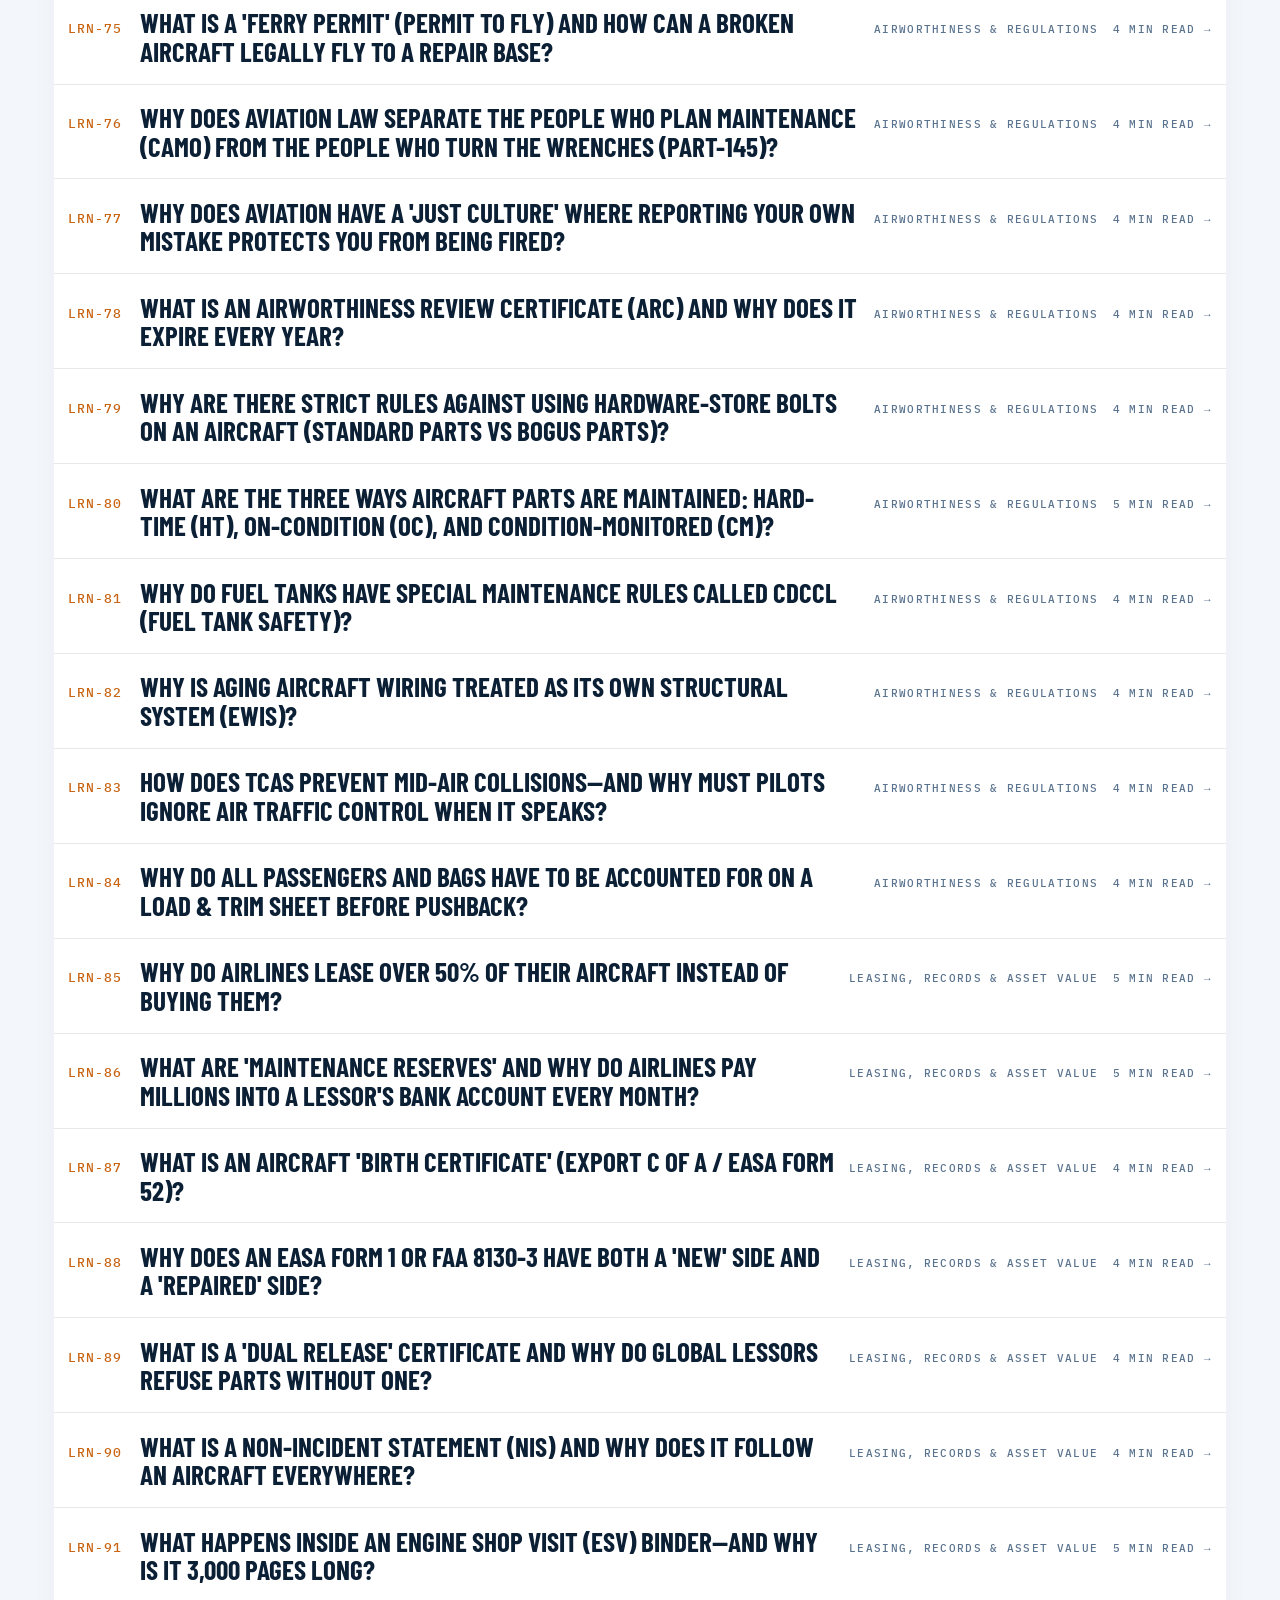
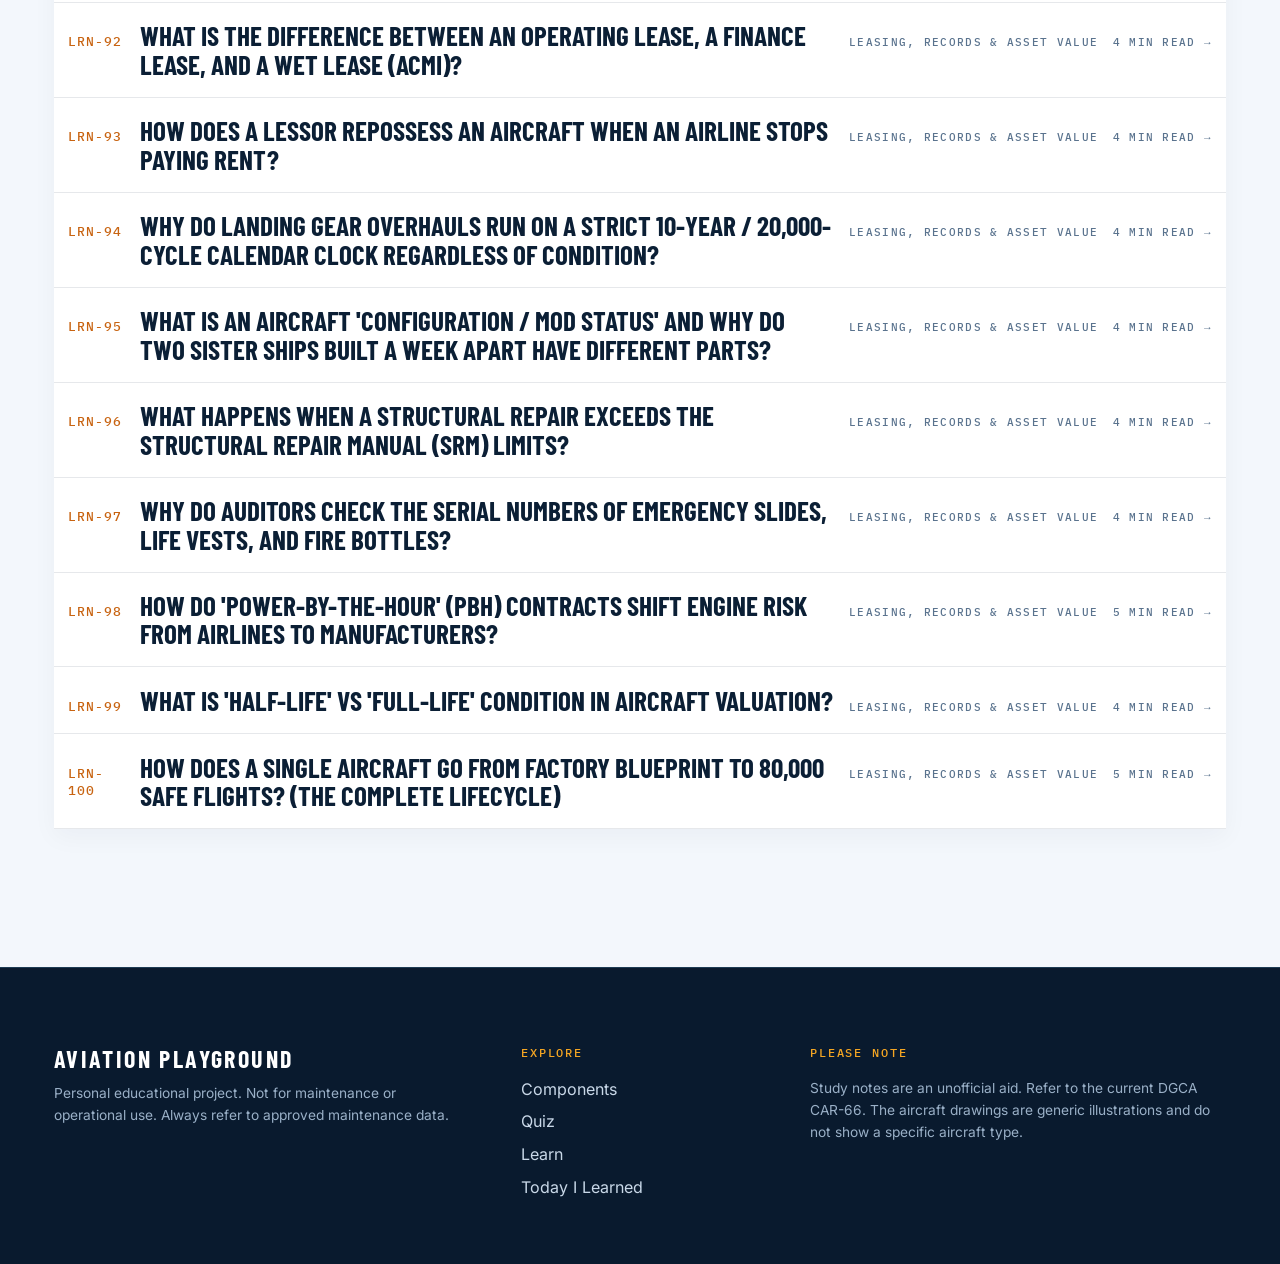
<file: learn.html>
<!DOCTYPE html>
<html lang="en">
<head>
  <meta charset="UTF-8">
  <meta name="viewport" content="width=device-width, initial-scale=1, viewport-fit=cover">
  <title>Learn | AVYNTIS</title>
  <meta name="description" content="CAR-66 module notes in my own words, with worked examples.">
  <meta name="theme-color" content="#04070c">
  <link rel="icon" href="data:image/svg+xml,%3Csvg xmlns='http://www.w3.org/2000/svg' viewBox='0 0 32 32'%3E%3Crect width='32' height='32' rx='6' fill='%2304070c'/%3E%3Cpath d='M16 4 L19 13 L28 18 L28 20.5 L19 18 L18 25 L21.5 27.5 L21.5 29 L16 27.5 L10.5 29 L10.5 27.5 L14 25 L13 18 L4 20.5 L4 18 L13 13 Z' fill='none' stroke='%237fd8ff' stroke-width='1.6' stroke-linejoin='round'/%3E%3C/svg%3E">
  <link rel="preload" href="fonts/barlow-condensed-latin-700-normal.woff2" as="font" type="font/woff2" crossorigin>
  <link rel="stylesheet" href="css/style.css">
</head>
<body class="inner">
  <div id="site-header"></div>
  <main class="page wrap" id="main">
    <div id="learn"><p class="muted">Loading…</p></div>
    <noscript><p>This page needs JavaScript to load its content.</p></noscript>
  </main>
  <div id="site-footer"></div>
  <script src="js/site.js"></script>
  <script src="js/learn.js"></script>
</body>
</html>
</file>
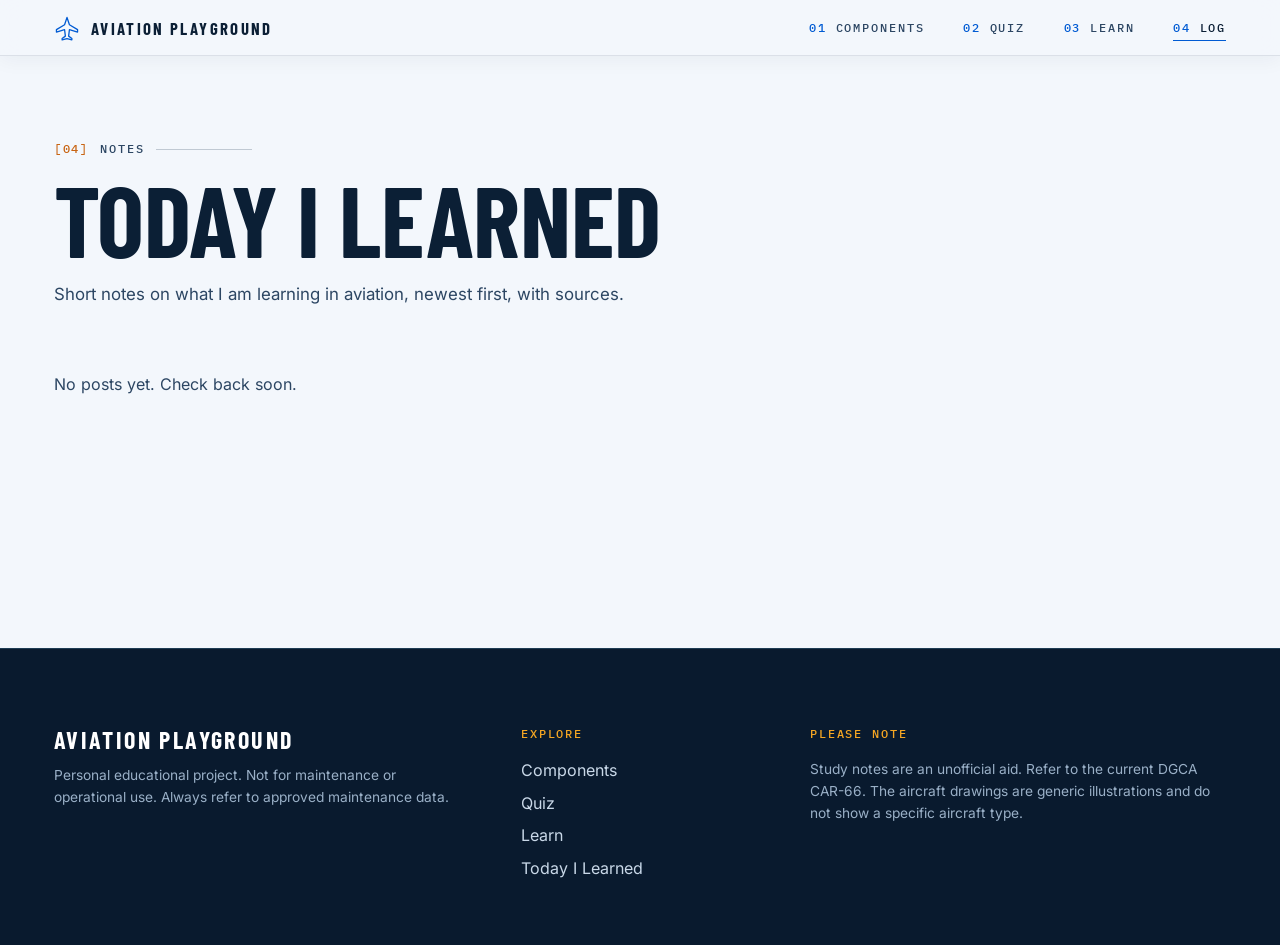
<file: log.html>
<!DOCTYPE html>
<html lang="en">
<head>
  <meta charset="UTF-8">
  <meta name="viewport" content="width=device-width, initial-scale=1, viewport-fit=cover">
  <title>Today I Learned | AVYNTIS</title>
  <meta name="description" content="Short notes on what I am learning in aviation, newest first, with sources.">
  <meta name="theme-color" content="#04070c">
  <link rel="icon" href="data:image/svg+xml,%3Csvg xmlns='http://www.w3.org/2000/svg' viewBox='0 0 32 32'%3E%3Crect width='32' height='32' rx='6' fill='%2304070c'/%3E%3Cpath d='M16 4 L19 13 L28 18 L28 20.5 L19 18 L18 25 L21.5 27.5 L21.5 29 L16 27.5 L10.5 29 L10.5 27.5 L14 25 L13 18 L4 20.5 L4 18 L13 13 Z' fill='none' stroke='%237fd8ff' stroke-width='1.6' stroke-linejoin='round'/%3E%3C/svg%3E">
  <link rel="preload" href="fonts/barlow-condensed-latin-700-normal.woff2" as="font" type="font/woff2" crossorigin>
  <link rel="stylesheet" href="css/style.css">
</head>
<body class="inner">
  <div id="site-header"></div>
  <main class="page wrap" id="main">
    <header class="page-head">
      <p class="kicker mono"><span>[04]</span> Notes</p>
      <h1>Today I Learned</h1>
      <p class="lead">Short notes on what I am learning in aviation, newest first, with sources.</p>
    </header>
    <div id="chips" class="chips"></div>
    <p id="count" class="muted"></p>
    <div id="posts"></div>
    <noscript><p>This page needs JavaScript to load its content.</p></noscript>
  </main>
  <div id="site-footer"></div>
  <script src="js/site.js"></script>
  <script src="js/log.js"></script>
</body>
</html>
</file>
<file: css/style.css>
/* =====================================================================
   SHARED DESIGN SYSTEM  ("The aircraft, part by part" — Daylight & Petrol Navy Theme)
   Loaded by every page.  Order:
     1 tokens + fonts · 2 base + buttons · 3 header + menu · 12 footer
     13 shared responsive · inner-page components (scoped to <body class="inner">)
     14 shared reduced motion
   The homepage adds css/home.css on top of this file.
   ===================================================================== */
/* 1 · tokens ---------------------------------------------------------- */
@font-face { font-family: "Barlow Condensed"; font-weight: 600; font-style: normal; font-display: swap;
  src: url("../fonts/barlow-condensed-latin-600-normal.woff2") format("woff2"); }
@font-face { font-family: "Barlow Condensed"; font-weight: 700; font-style: normal; font-display: swap;
  src: url("../fonts/barlow-condensed-latin-700-normal.woff2") format("woff2"); }
@font-face { font-family: "Inter"; font-weight: 100 900; font-style: normal; font-display: swap;
  src: url("../fonts/inter-latin-wght-normal.woff2") format("woff2"); }
@font-face { font-family: "IBM Plex Mono"; font-weight: 400; font-style: normal; font-display: swap;
  src: url("../fonts/ibm-plex-mono-latin-400-normal.woff2") format("woff2"); }
@font-face { font-family: "IBM Plex Mono"; font-weight: 500; font-style: normal; font-display: swap;
  src: url("../fonts/ibm-plex-mono-latin-500-normal.woff2") format("woff2"); }

:root {
  --ink: #f3f7fc;          /* airy ice-alabaster page background */
  --navy: #ffffff;         /* crisp white card / surface */
  --navy-2: #e6f0fa;       /* soft sky-blue secondary surface */
  --petrol: #0d253f;       /* rich petrol-navy for contrast blocks */
  --petrol-dark: #091a2e;  /* deep navy for footer & dark panels */
  --white: #0b1f35;        /* primary heading & high-contrast text (deep aerospace navy) */
  --silver: #2c4663;       /* body copy (rich slate-navy) */
  --titanium: #5a738e;     /* secondary / muted text, WCAG AA on --ink & --navy */
  --line: rgba(13, 37, 63, .10);
  --line-2: rgba(13, 37, 63, .22);
  --ice: #005bd3;          /* bold aviation cobalt accent */
  --ice-dim: #2b7de0;
  --amber: #c86412;        /* warm technical copper/gold annotation */

  --f-display: "Barlow Condensed", "Arial Narrow", "Roboto Condensed", Impact, sans-serif;
  --f-body: "Inter", system-ui, -apple-system, "Segoe UI", Roboto, Arial, sans-serif;
  --f-mono: "IBM Plex Mono", ui-monospace, "SFMono-Regular", Consolas, "Liberation Mono", monospace;

  --gut: clamp(20px, 4.2vw, 56px);
  --ease: cubic-bezier(.2, .7, .2, 1);
}

/* 2 · base ------------------------------------------------------------ */
*, *::before, *::after { box-sizing: border-box; }
html { scroll-behavior: smooth; -webkit-text-size-adjust: 100%; }
html.menu-open { overflow: hidden; }
body { margin: 0; background: var(--ink); color: var(--white); font-family: var(--f-body);
  font-size: 1rem; line-height: 1.6; -webkit-font-smoothing: antialiased; overflow-x: hidden; }
img, svg { display: block; max-width: 100%; }
h1, h2, h3, p, ul, ol, dl, dd { margin: 0; }
ul, ol { padding: 0; list-style: none; }
a { color: inherit; text-decoration: none; }
.mono { font-family: var(--f-mono); font-size: .72rem; letter-spacing: .16em; text-transform: uppercase; font-weight: 500; }
.small { font-size: .86rem; color: var(--titanium); line-height: 1.6; }
.wrap { width: min(1280px, 100% - 2 * var(--gut)); margin-inline: auto; }
.sprite { position: absolute; width: 0; height: 0; overflow: hidden; }
.skip { position: absolute; left: 12px; top: -60px; z-index: 100; background: var(--ice); color: #ffffff;
  padding: .7rem 1rem; font: 500 .8rem var(--f-mono); letter-spacing: .1em; text-transform: uppercase; }
.skip:focus { top: 12px; }
:focus-visible { outline: 2px solid var(--amber); outline-offset: 3px; }
::selection { background: var(--ice); color: #ffffff; }

/* buttons: angled corners, crisp contrast */
.btn { display: inline-flex; align-items: center; gap: .7rem; font: 500 .78rem var(--f-mono);
  letter-spacing: .15em; text-transform: uppercase; padding: 1.05rem 1.5rem; border: 1px solid var(--ice);
  margin: .3rem .7rem .3rem 0; cursor: pointer; transition: background .25s, color .25s, border-color .25s, transform .25s var(--ease);
  clip-path: polygon(0 0, calc(100% - 12px) 0, 100% 12px, 100% 100%, 12px 100%, 0 calc(100% - 12px)); }
.btn::after { content: "\2192"; transition: transform .25s var(--ease); }
.btn:hover::after { transform: translateX(4px); }
.btn:focus-visible { outline-offset: -5px; }
.btn--primary { background: var(--ice); color: #ffffff; }
.btn--primary:hover { background: var(--white); border-color: var(--white); color: #ffffff; }
.btn--ghost, .daily .btn { clip-path: none; }
.btn--ghost { color: var(--white); border-color: var(--line-2); background: rgba(255, 255, 255, .55); }
.btn--ghost:hover { border-color: var(--ice); color: var(--ice); background: #ffffff; }

/* 3 · header ---------------------------------------------------------- */
.hd { position: fixed; inset: 0 0 auto 0; z-index: 60; display: flex; align-items: center; justify-content: space-between;
  padding: 18px var(--gut); padding-top: max(18px, env(safe-area-inset-top)); border-bottom: 1px solid transparent;
  transition: background .35s, border-color .35s, padding .35s, box-shadow .35s; }
.hd.is-solid { background: rgba(243, 247, 252, .90); -webkit-backdrop-filter: blur(12px); backdrop-filter: blur(12px);
  border-color: var(--line); padding-block: 12px; box-shadow: 0 4px 20px rgba(11, 31, 53, .05); }
.hd__brand { display: flex; align-items: center; gap: .7rem; font: 700 1.05rem var(--f-display); letter-spacing: .14em; white-space: nowrap;
  text-transform: uppercase; color: var(--white); }
.hd__mark { width: 26px; height: 26px; color: var(--ice); }
.hd__nav ul { display: flex; gap: clamp(1.4rem, 3vw, 2.8rem); }
.hd__nav a { position: relative; display: inline-flex; gap: .55rem; font: 500 .74rem var(--f-mono); letter-spacing: .16em;
  text-transform: uppercase; color: var(--silver); padding: .5rem 0; }
.hd__nav a .n { color: var(--ice); }
.hd__nav a::after { content: ""; position: absolute; left: 0; right: 0; bottom: 2px; height: 1.5px; background: var(--ice);
  transform: scaleX(0); transform-origin: left; transition: transform .35s var(--ease); }
.hd__nav a:hover, .hd__nav a:focus-visible, .hd__nav a[aria-current="page"] { color: var(--white); }
.hd__nav a[aria-current="page"]::after { transform: scaleX(1); }
.hd__nav a:hover::after, .hd__nav a:focus-visible::after { transform: scaleX(1); }
.hd__toggle { display: none; align-items: center; gap: .7rem; background: none; border: 0; color: var(--white);
  font: 500 .74rem var(--f-mono); letter-spacing: .16em; text-transform: uppercase; cursor: pointer; padding: .6rem 0; position: relative; z-index: 2; }
.hd__bars { width: 22px; height: 10px; position: relative; display: block; }
.hd__bars::before, .hd__bars::after { content: ""; position: absolute; left: 0; right: 0; height: 1.5px; background: currentColor;
  transition: transform .3s var(--ease), top .3s var(--ease); }
.hd__bars::before { top: 0; } .hd__bars::after { top: 8px; }
.hd__toggle[aria-expanded="true"] .hd__bars::before { top: 4px; transform: rotate(45deg); }
.hd__toggle[aria-expanded="true"] .hd__bars::after { top: 4px; transform: rotate(-45deg); }
html.menu-open .hd, html.menu-open .hd.is-solid { -webkit-backdrop-filter: none; backdrop-filter: none; background: transparent; border-color: transparent; box-shadow: none; }
#sentinel { position: absolute; top: 0; left: 0; width: 1px; height: 64px; pointer-events: none; }

/* 12 · footer (rich petrol-navy anchor block) ------------------------- */
.ft { border-top: 1px solid rgba(127, 216, 255, .18); padding: clamp(44px, 6vw, 76px) 0 calc(clamp(32px, 5vw, 56px) + env(safe-area-inset-bottom));
  background: var(--petrol-dark); color: #eef5fc; }
.ft__grid { display: grid; grid-template-columns: 1.4fr .8fr 1.4fr; gap: clamp(1.6rem, 4vw, 4rem); }
.ft__brand { font: 700 1.5rem var(--f-display); text-transform: uppercase; letter-spacing: .1em; margin-bottom: .6rem; color: #ffffff; }
.ft .small { color: #9ab0c7; }
.ft__h { color: #f5a623; margin-bottom: .9rem; }
.ft li { margin-bottom: .45rem; }
.ft li a { color: #c9d8e8; } .ft li a:hover { color: #7fd8ff; }

/* 13 · shared responsive --------------------------------------------- */
@media (max-width: 1100px) {
  .ft__grid { grid-template-columns: 1fr 1fr; } .ft__grid > div:last-child { grid-column: 1 / -1; }
}
@media (max-width: 760px) {
  .hd__toggle { display: inline-flex; }
  .js .hd__nav { position: fixed; inset: 0; z-index: 1; display: grid; place-content: center; background: rgba(243, 247, 252, .98);
    opacity: 0; visibility: hidden; transition: opacity .35s, visibility .35s; }
  .js .hd__nav.is-open { opacity: 1; visibility: visible; }
  .hd__nav ul { flex-direction: column; gap: .6rem; }
  .hd__nav a { font: 700 clamp(2.6rem, 14vw, 4rem)/1.1 var(--f-display); letter-spacing: .02em; color: var(--white); }
  .hd__nav a .n { font: 500 .74rem var(--f-mono); align-self: flex-start; margin-top: .6rem; }
  html:not(.js) .hd { flex-wrap: wrap; } html:not(.js) .hd__nav ul { flex-wrap: wrap; gap: .4rem 1.2rem; }
  .btn { padding: 1rem 1.2rem; }
}
@media (max-width: 420px) {
  .hd__brand { font-size: .86rem; letter-spacing: .09em; gap: .5rem; }
  .hd__mark { width: 22px; height: 22px; }
  .btn { width: 100%; justify-content: space-between; margin-right: 0; }
  .ft__grid { grid-template-columns: 1fr; }
}

/* inner-page components: every rule below only applies inside <body class="inner"> --- */
/* ---------- page shell ---------- */
.inner .page { padding-top: clamp(104px, 12vw, 140px); padding-bottom: clamp(64px, 9vw, 120px); min-height: 72vh; }
.inner .page-head { margin-bottom: clamp(1.8rem, 4vw, 3rem); }
.inner .kicker { color: var(--ice); display: flex; gap: .7rem; align-items: center; margin-bottom: 1rem; }
.inner .kicker span { color: var(--amber); }
.inner .kicker::after { content: ""; flex: 0 0 clamp(40px, 8vw, 96px); height: 1px; background: var(--line-2); }
.inner .page h1 { font: 700 clamp(2.8rem, 8.5vw, 6.2rem)/.9 var(--f-display); text-transform: uppercase; letter-spacing: -.003em; color: var(--white); }
.inner .page h2 { font: 700 clamp(1.7rem, 3.4vw, 2.4rem)/1 var(--f-display); text-transform: uppercase; color: var(--white); margin: 2.4rem 0 .9rem; }
.inner .page p,
.inner .page li { color: var(--silver); }
.inner .page a { text-underline-offset: 3px; }
.inner .page .lead { max-width: 38rem; margin-top: 1.1rem; font-size: 1.05rem; }
.inner .muted { color: var(--titanium) !important; font-size: .9rem; }
.inner .page p,
.inner .page ul,
.inner .page ol { max-width: 48rem; }
.inner .page p { margin: 0 0 1rem; }
.inner .page h1 + p { margin-top: 1.2rem; }
.inner .page ul:not([class]),
.inner .scope ul { list-style: square; padding-left: 1.25rem; margin: 0 0 1.1rem; }
.inner .page li { margin: .35rem 0; }
.inner .page li::marker { color: var(--ice); }
.inner .page .grid,
.inner .page .filters,
.inner .page .chips,
.inner .page .topic-list,
.inner .page .options { max-width: none; }

/* ---------- inputs ---------- */
.inner .filters { display: flex; flex-wrap: wrap; gap: .75rem; margin: 0 0 1rem; }
.inner .filters input,
.inner .filters select { background: #ffffff; color: var(--white); border: 1px solid var(--line-2); border-radius: 0;
  padding: .85rem 1rem; font: 400 .95rem var(--f-body); box-shadow: 0 2px 6px rgba(11, 31, 53, .03); }
.inner .filters input { flex: 1 1 260px; }
.inner .filters input::placeholder { color: var(--titanium); }
.inner .filters input:focus,
.inner .filters select:focus { outline: none; border-color: var(--ice); box-shadow: 0 0 0 1px var(--ice); }
.inner .filters select option { background: #ffffff; color: var(--white); }

/* ---------- catalogue cards: crisp white data sheet ---------- */
.inner .grid { display: grid; grid-template-columns: repeat(auto-fill, minmax(270px, 1fr)); gap: 0; border-top: 1px solid var(--line-2); border-left: 1px solid var(--line-2);
  margin-top: 1rem; background: #ffffff; box-shadow: 0 10px 30px rgba(11, 31, 53, .04); }
.inner .card { display: block; position: relative; padding: 1.5rem 1.4rem 1.7rem; color: var(--white); border-right: 1px solid var(--line-2); border-bottom: 1px solid var(--line-2);
  background: #ffffff; transition: background .25s, transform .25s var(--ease); }
.inner .card::before { content: ""; position: absolute; left: 0; top: -1px; height: 2px; width: 100%; background: var(--ice); transform: scaleX(0);
  transform-origin: left; transition: transform .45s var(--ease); }
.inner a.card:hover,
.inner a.card:focus-visible { background: #f6faff; }
.inner a.card:hover::before,
.inner a.card:focus-visible::before { transform: scaleX(1); }
.inner a.card:focus-visible { outline-offset: -4px; }
.inner .card h3 { font: 700 1.6rem/1.05 var(--f-display); text-transform: uppercase; margin: .9rem 0 .6rem; color: var(--white); }
.inner .card p { color: var(--silver); font-size: .92rem; margin: 0; }
.inner .card.disabled { opacity: .5; cursor: default; }
.inner .badge { display: inline-block; font: 500 .68rem var(--f-mono); letter-spacing: .14em; text-transform: uppercase; color: var(--amber);
  background: rgba(200, 100, 18, .07); border: 1px solid rgba(200, 100, 18, .35); padding: .15rem .55rem; }

/* ---------- component detail ---------- */
.inner .back { display: inline-flex; gap: .6rem; color: var(--titanium); font: 500 .72rem var(--f-mono); letter-spacing: .14em; text-transform: uppercase; margin-bottom: 1.6rem; }
.inner .back:hover { color: var(--ice); }
.inner .notice { border-left: 3px solid var(--amber); background: rgba(200, 100, 18, .08); padding: .65rem .95rem; font-size: .9rem; margin: 0 0 1.4rem; color: var(--white); }
.inner #detail h1 { font-size: clamp(2.4rem, 6vw, 4.6rem); margin: 1rem 0 0; }
.inner figure { margin: 1.8rem 0; border: 1px solid var(--line-2); padding: .8rem; background: #ffffff; max-width: 48rem; box-shadow: 0 8px 24px rgba(11, 31, 53, .05); }
.inner figure img { width: 100%; height: auto; }
.inner figcaption { color: var(--titanium); font: 400 .66rem var(--f-mono); letter-spacing: .1em; text-transform: uppercase; margin-top: .7rem; }
.inner figcaption a,
.inner .refs a,
.inner .post-links a,
.inner .muted a { color: var(--ice); }
.inner .placeholder-img { border: 1px dashed var(--line-2); color: var(--titanium); font: 500 .72rem var(--f-mono); letter-spacing: .16em; text-transform: uppercase;
  text-align: center; padding: 4.5rem 1rem; margin: 1.8rem 0; max-width: 48rem; background-color: #ffffff;
  background-image: linear-gradient(var(--line) 1px, transparent 1px), linear-gradient(90deg, var(--line) 1px, transparent 1px); background-size: 24px 24px; }
.inner .tabs { display: flex; margin: 1.8rem 0 0; border-bottom: 1px solid var(--line-2); max-width: 48rem; }
.inner .tab { background: none; color: var(--titanium); border: 0; border-bottom: 2px solid transparent; padding: .75rem 1.3rem; font: 500 .74rem var(--f-mono);
  letter-spacing: .15em; text-transform: uppercase; cursor: pointer; margin-bottom: -1px; }
.inner .tab:hover { color: var(--white); }
.inner .tab.active { color: var(--ice); border-bottom-color: var(--ice); }
.inner .panel { font-size: 1.08rem; color: var(--silver); padding: 1.3rem 0 .4rem; max-width: 46rem; }
.inner .meta { color: var(--titanium); }
.inner .meta strong { color: var(--amber); font: 500 .72rem var(--f-mono); letter-spacing: .14em; text-transform: uppercase; margin-right: .4rem; }
.inner .tag { display: inline-block; background: #ffffff; border: 1px solid var(--line-2); padding: .1rem .6rem; margin: .2rem .4rem .2rem 0; font: 500 .66rem var(--f-mono);
  letter-spacing: .12em; text-transform: uppercase; color: var(--silver); }
.inner .refs,
.inner .post-links { padding-left: 1.1rem; list-style: square; }
.inner .refs a,
.inner .post-links a { text-decoration: underline; }

/* ---------- quiz ---------- */
.inner #quiz-app { scroll-margin-top: 92px; }
.inner .q-text { font: 700 clamp(1.7rem, 3.6vw, 2.6rem)/1.05 var(--f-display); text-transform: uppercase; margin: .6rem 0 1.4rem; color: var(--white); max-width: 46rem; }
.inner .options { display: grid; gap: .6rem; margin-bottom: 1.2rem; max-width: 46rem; }
.inner .option { text-align: left; background: #ffffff; color: var(--white); border: 1px solid var(--line-2); padding: .95rem 1.1rem;
  font: 400 1rem var(--f-body); cursor: pointer; transition: border-color .2s, background .2s, box-shadow .2s; box-shadow: 0 2px 5px rgba(11, 31, 53, .03); }
.inner .option:hover:not(:disabled) { border-color: var(--ice); background: #f5f9ff; box-shadow: 0 4px 12px rgba(0, 91, 211, .08); }
.inner .option:disabled { color: var(--titanium); cursor: default; }
.inner .option.correct { border-color: #16a34a; background: #e8f8ee; color: #0a3d1c; font-weight: 500; }
.inner .option.wrong { border-color: #dc2626; background: #fdecec; color: #6e1515; }
.inner .primary,
.inner .secondary { font: 500 .78rem var(--f-mono); letter-spacing: .15em; text-transform: uppercase; padding: 1.05rem 1.5rem; border: 1px solid var(--ice);
  cursor: pointer; margin: .3rem .7rem .3rem 0; transition: background .25s, color .25s, border-color .25s; }
.inner .primary { background: var(--ice); color: #ffffff; clip-path: polygon(0 0, calc(100% - 12px) 0, 100% 12px, 100% 100%, 12px 100%, 0 calc(100% - 12px)); }
.inner .primary:hover { background: var(--white); border-color: var(--white); color: #ffffff; }
.inner .primary:focus-visible { outline-offset: -5px; }
.inner .secondary { background: #ffffff; color: var(--white); border-color: var(--line-2); }
.inner .secondary:hover { border-color: var(--ice); color: var(--ice); }
.inner .result { font: 600 .8rem var(--f-mono); letter-spacing: .15em; text-transform: uppercase; }
.inner .result.ok { color: #15803d; } .inner .result.bad { color: #b91c1c; }
.inner .score { font: 700 clamp(3.4rem, 9vw, 6rem)/1 var(--f-display); color: var(--ice); margin: .5rem 0; max-width: none; }
.inner .secondary-link { color: var(--ice); font: 500 .74rem var(--f-mono); letter-spacing: .15em; text-transform: uppercase; }
.inner .secondary-link:hover { color: var(--white); }

/* ---------- log ---------- */
.inner .chips { display: flex; flex-wrap: wrap; gap: .5rem; margin: 0 0 1rem; }
.inner .chip { background: #ffffff; color: var(--silver); border: 1px solid var(--line-2); padding: .4rem .95rem; font: 500 .72rem var(--f-mono);
  letter-spacing: .12em; text-transform: uppercase; cursor: pointer; transition: border-color .2s, color .2s, background .2s; }
.inner .chip:hover { border-color: var(--ice); color: var(--ice); }
.inner .chip.active { background: var(--ice); border-color: var(--ice); color: #ffffff; font-weight: 500; }
.inner .post { border-top: 1px solid var(--line-2); padding: 1.7rem 0 2rem; display: grid; grid-template-columns: 9rem minmax(0, 1fr); gap: .5rem 2rem; max-width: 62rem; }
.inner .post > * { grid-column: 2; }
.inner .post .meta { grid-column: 1; grid-row: 1; margin: .55rem 0 0; font: 500 .72rem var(--f-mono); letter-spacing: .14em; text-transform: uppercase; color: var(--amber); }
.inner .post h2 { grid-column: 2; grid-row: 1; margin: 0; font-size: clamp(1.7rem, 3vw, 2.3rem); }
.inner .post p { margin: .3rem 0; }
.inner .draft { display: inline-block; font: 500 .62rem var(--f-mono); letter-spacing: .12em; text-transform: uppercase; border: 1px dashed var(--amber); color: var(--amber);
  padding: 0 .5rem; margin-left: .7rem; vertical-align: middle; }

/* ---------- learn ---------- */
.inner .topic-list { margin: 1.4rem 0; border-top: 1px solid var(--line-2); background: #ffffff; box-shadow: 0 8px 24px rgba(11, 31, 53, .04); }
.inner .topic-row { display: grid; grid-template-columns: 3.6rem minmax(0, 1fr) auto auto; gap: .9rem; align-items: baseline; padding: 1.15rem .9rem;
  border-bottom: 1px solid var(--line); color: var(--white); transition: padding .3s var(--ease), background .3s; }
.inner a.topic-row:hover,
.inner a.topic-row:focus-visible { padding-left: 1.3rem; background: #f5f9ff; }
.inner a.topic-row:focus-visible { outline-offset: -3px; }
.inner .topic-row.disabled { opacity: .5; }
.inner .topic-id { color: var(--amber); font: 500 .8rem var(--f-mono); letter-spacing: .08em; }
.inner .topic-title { font: 700 clamp(1.3rem, 2.4vw, 1.7rem)/1.05 var(--f-display); text-transform: uppercase; }
.inner .topic-meta,
.inner .topic-status { color: var(--titanium); font: 500 .68rem var(--f-mono); letter-spacing: .12em; text-transform: uppercase; }
.inner .scope { background: #ffffff; border: 1px solid var(--line-2); border-left: 3px solid var(--ice); padding: .9rem 1.2rem; margin: 1.4rem 0; max-width: 48rem; }
.inner .scope strong { font: 500 .72rem var(--f-mono); letter-spacing: .14em; text-transform: uppercase; color: var(--ice); }
.inner .scope ul { margin: .5rem 0 .2rem; }
.inner .table-wrap { overflow-x: auto; max-width: 48rem; background: #ffffff; border: 1px solid var(--line-2); padding: .4rem .8rem; }
.inner .formulas { width: 100%; border-collapse: collapse; margin: .4rem 0; }
.inner .formulas th,
.inner .formulas td { text-align: left; padding: .65rem .7rem; border-bottom: 1px solid var(--line); vertical-align: top; color: var(--silver); }
.inner .formulas th { color: var(--ice); font: 500 .68rem var(--f-mono); letter-spacing: .14em; text-transform: uppercase; }
.inner .formulas code { font: 500 .95rem var(--f-mono); color: var(--white); background: var(--navy-2); padding: .1rem .45rem; }
.inner .example { background: #ffffff; border: 1px solid var(--line-2); padding: .75rem 1.2rem; margin: .8rem 0; max-width: 48rem; }
.inner .example[open] { border-color: var(--ice); background: #f7fbff; }
.inner .example summary { cursor: pointer; color: var(--white); font-weight: 600; }
.inner .example ol { list-style: decimal; margin: .7rem 0 .5rem 1.2rem; padding: 0; }

/* ---------- component detail: photo beside the text on wide screens ---------- */
@media (min-width: 1000px) {
  .inner #detail { display: grid; grid-template-columns: minmax(0, 1fr) minmax(0, 1fr); column-gap: clamp(2rem, 5vw, 5rem); align-items: start; }
  .inner #detail > * { grid-column: 1; }
  .inner #detail > .badge { justify-self: start; }
  .inner #detail > figure,
  .inner #detail > .placeholder-img { grid-column: 2; grid-row: 1 / span 14; margin: 0; max-width: none; position: sticky; top: 104px; }
}

/* ---------- responsive ---------- */
@media (max-width: 760px) {
  .inner .post { grid-template-columns: 1fr; }
  .inner .post > *,
  .inner .post .meta,
  .inner .post h2 { grid-column: 1; grid-row: auto; }
  .inner .post .meta { margin: 0 0 .3rem; order: -1; }
  .inner .topic-row { grid-template-columns: 3.2rem minmax(0, 1fr); }
  .inner .topic-meta,
  .inner .topic-status { grid-column: 2; }
  .inner .tab { padding: .75rem .9rem; }
}
@media (max-width: 480px) {
  .inner .grid { grid-template-columns: 1fr; }
  .inner .primary,
  .inner .secondary { width: 100%; text-align: left; margin-right: 0; }
}

/* 14 · shared reduced motion ----------------------------------------- */
@media (prefers-reduced-motion: reduce) {
  html { scroll-behavior: auto; }
  *, *::before, *::after { animation: none !important; transition: none !important; }
}
</file>
